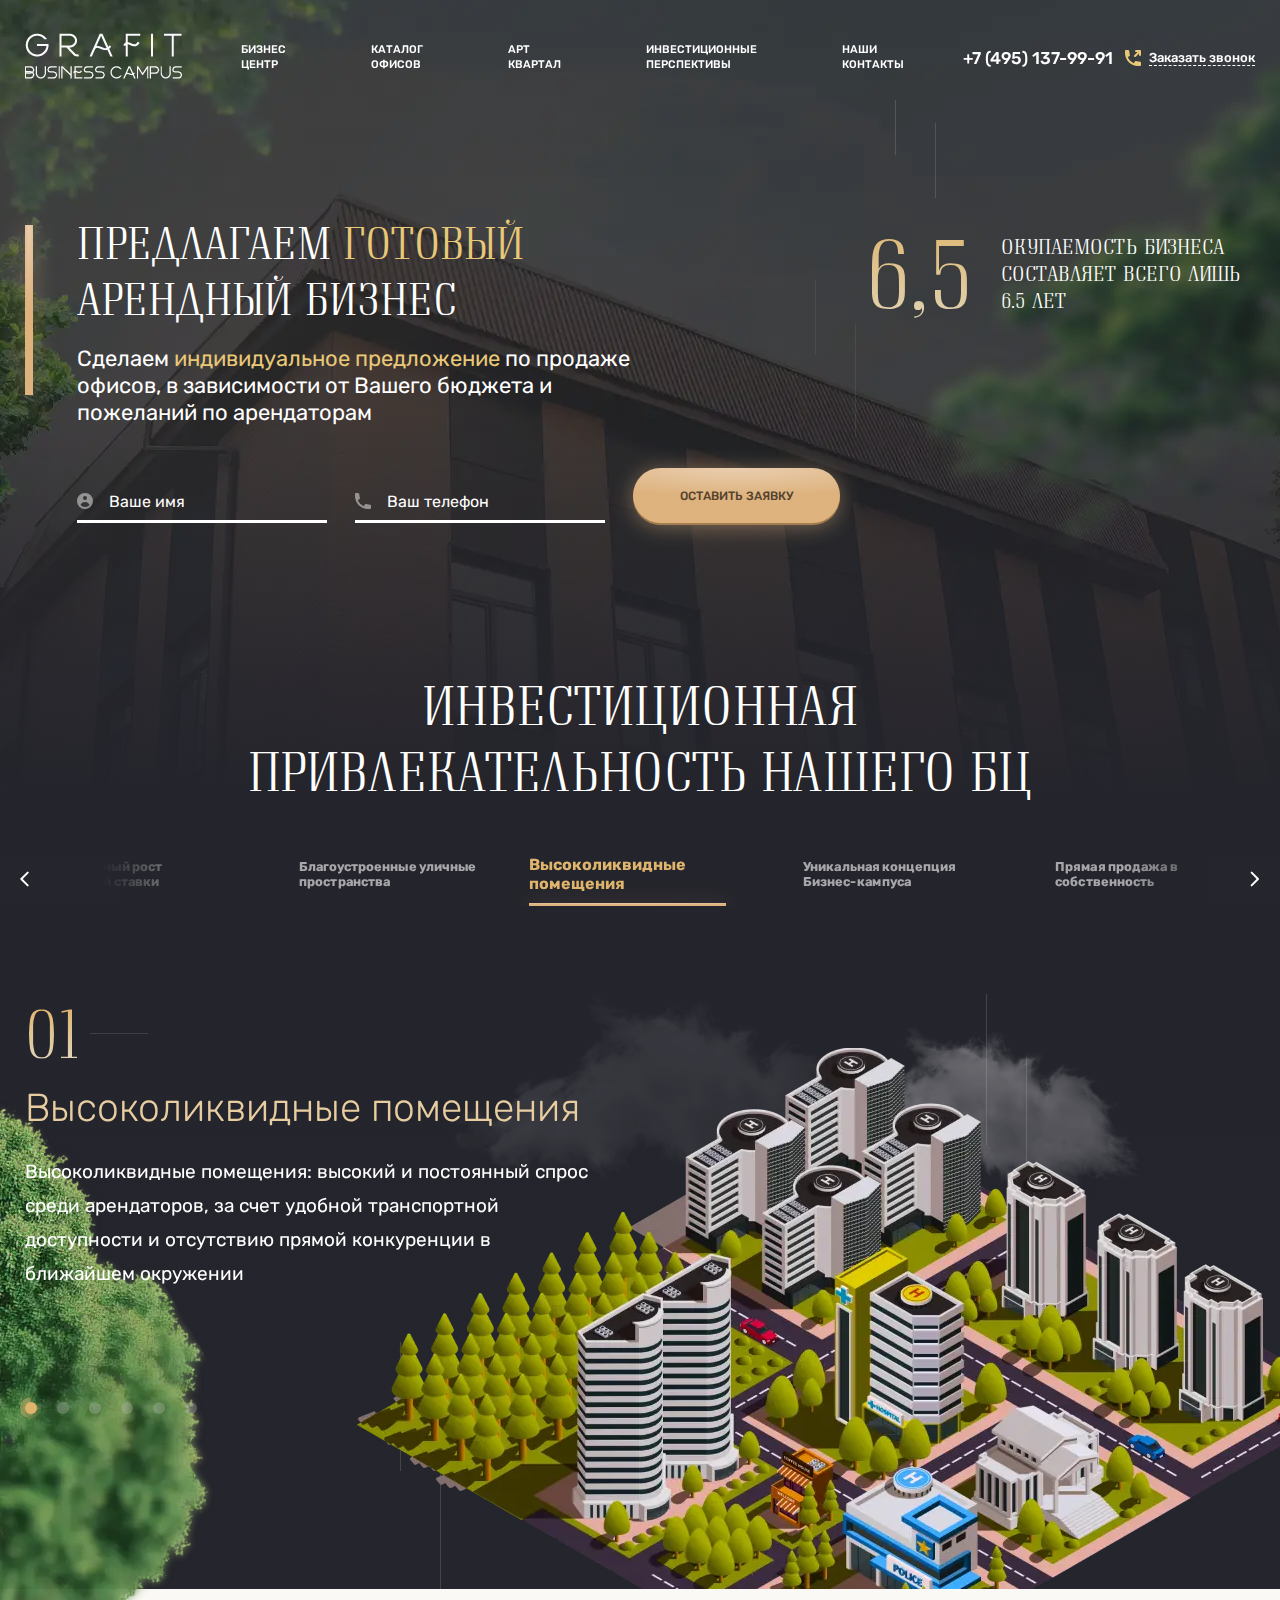
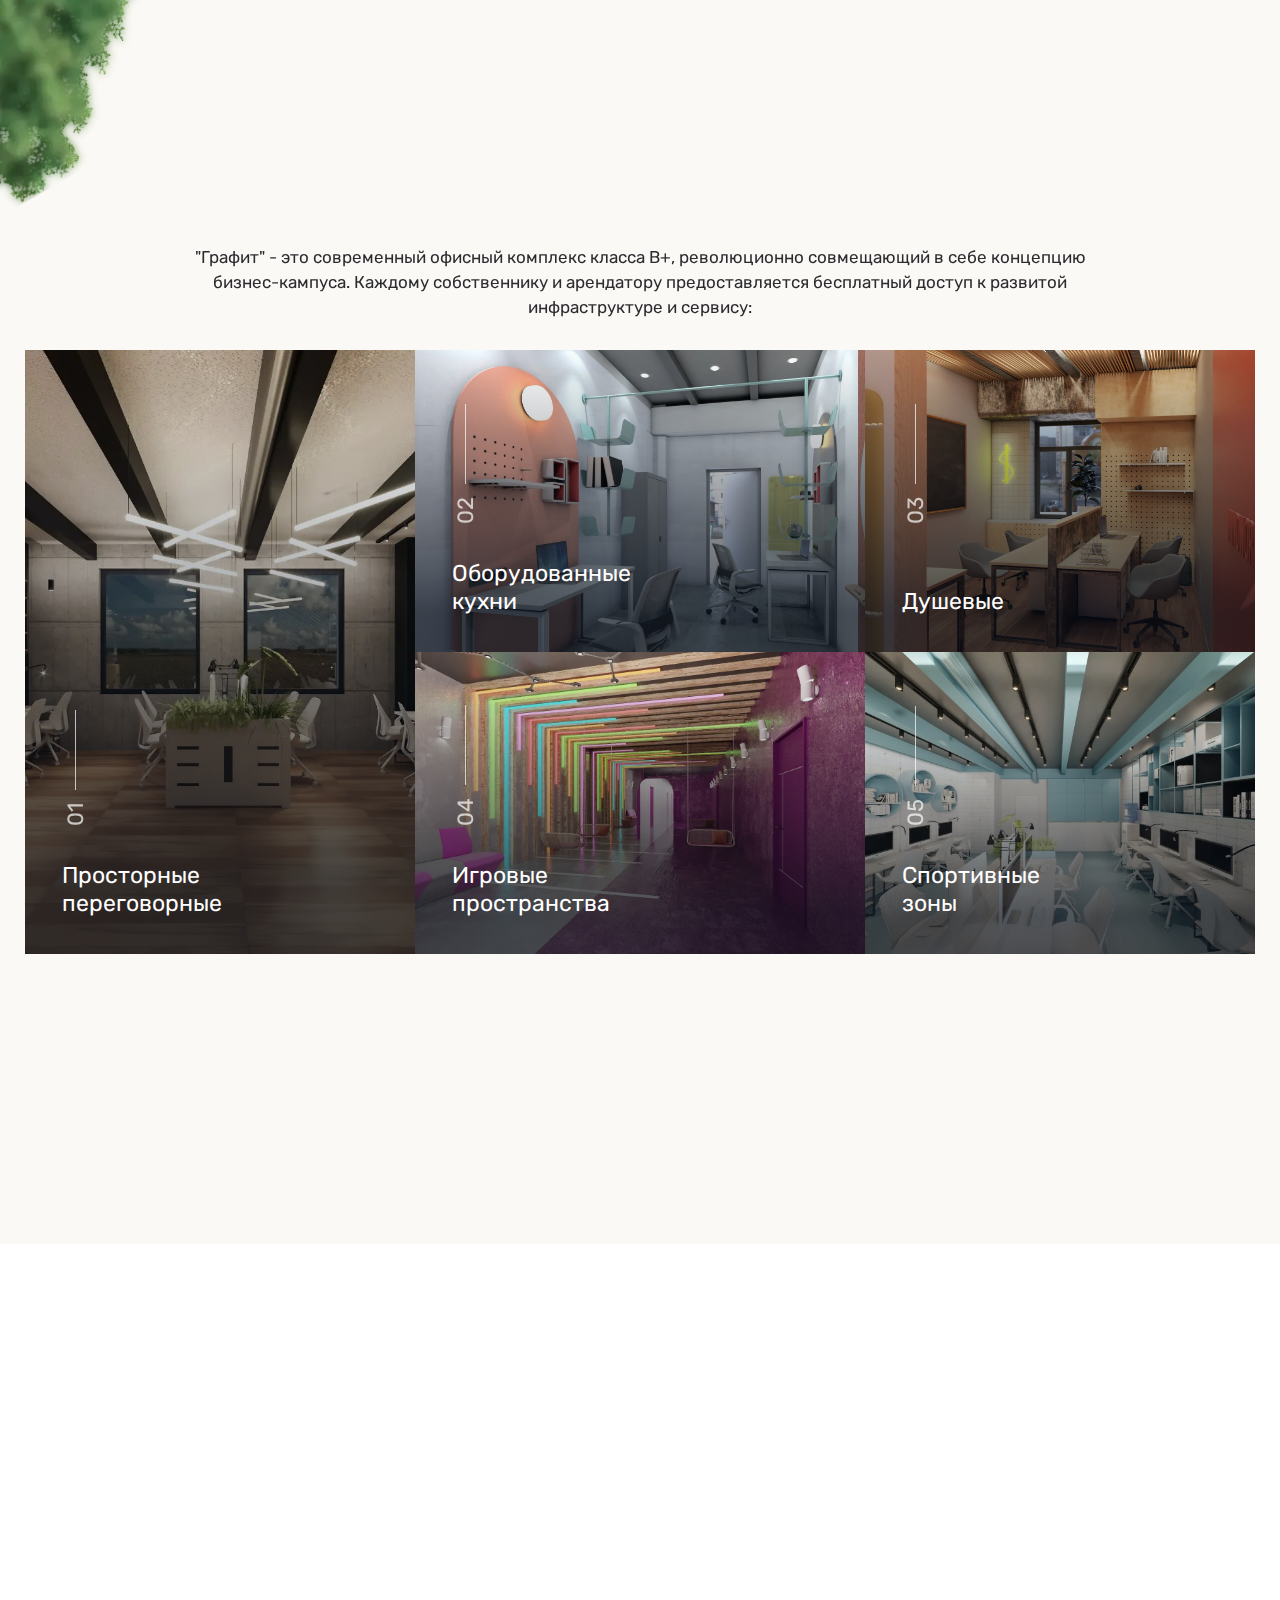
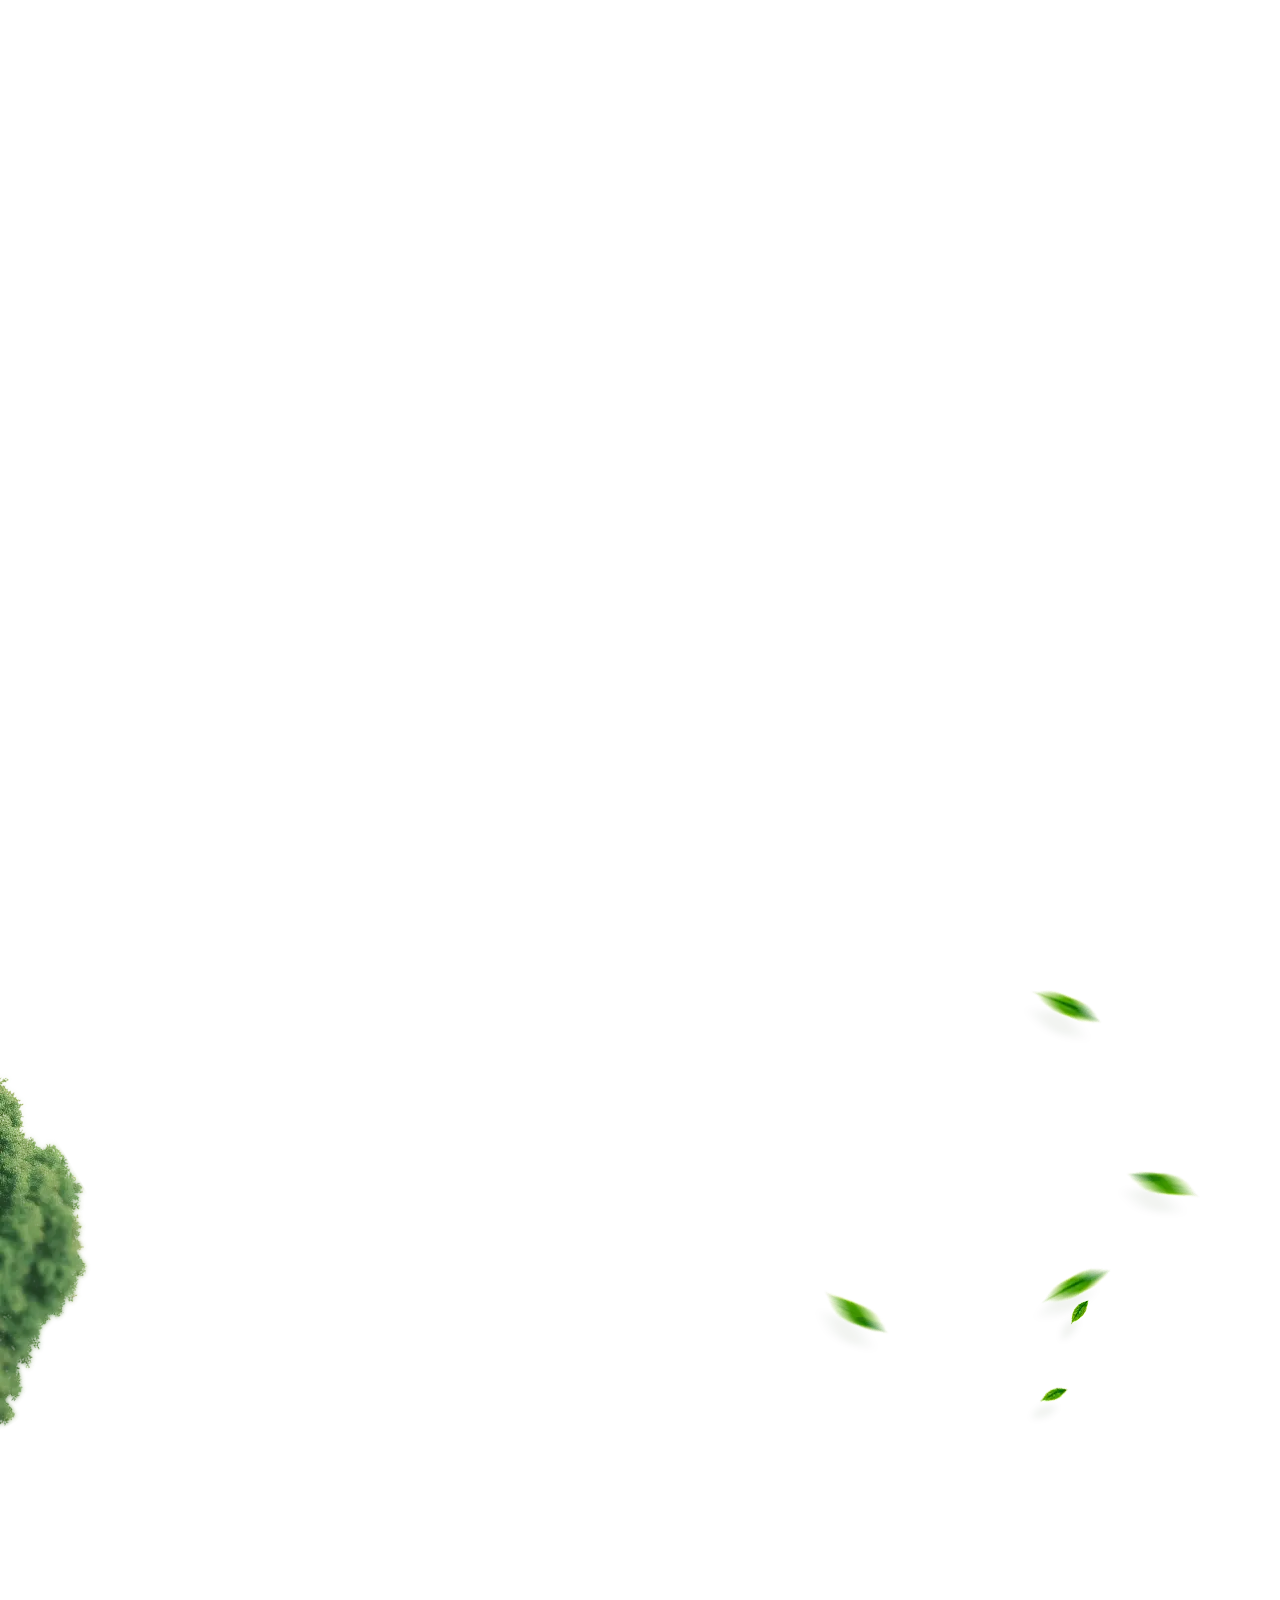
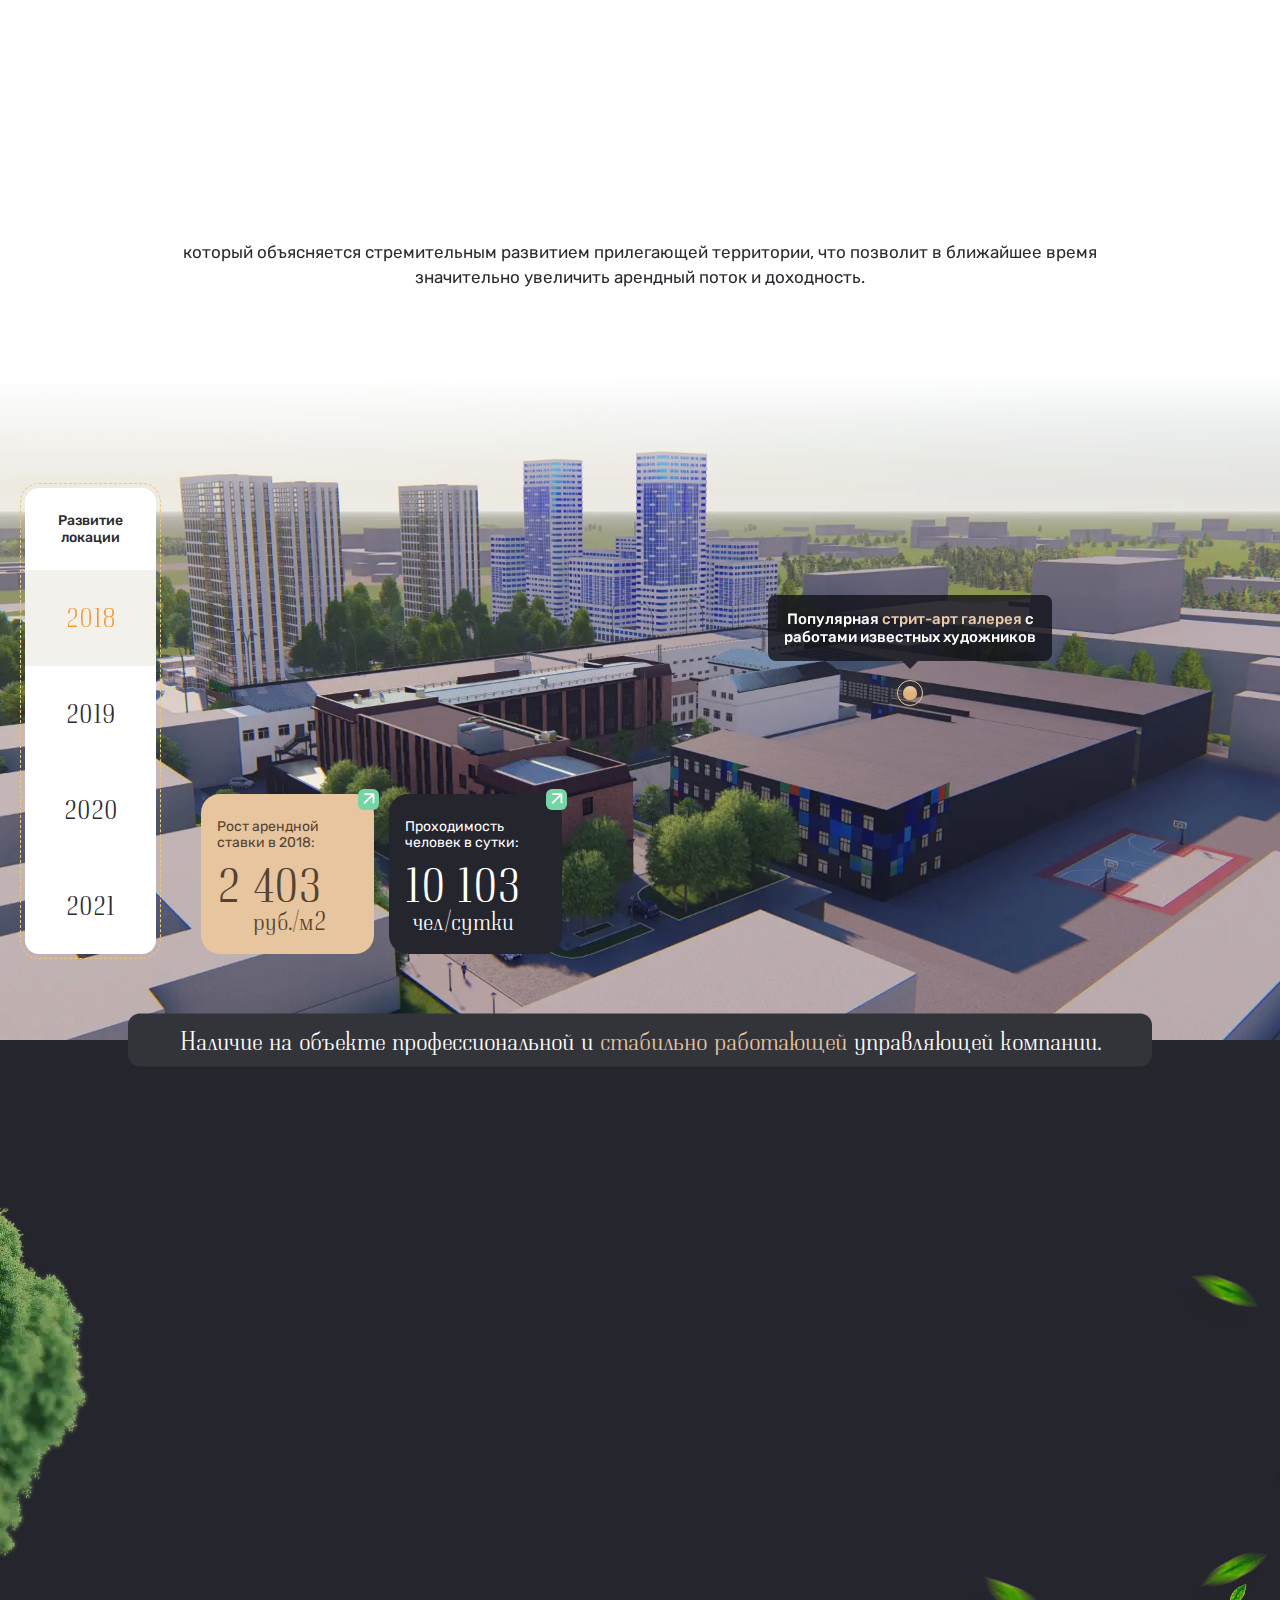
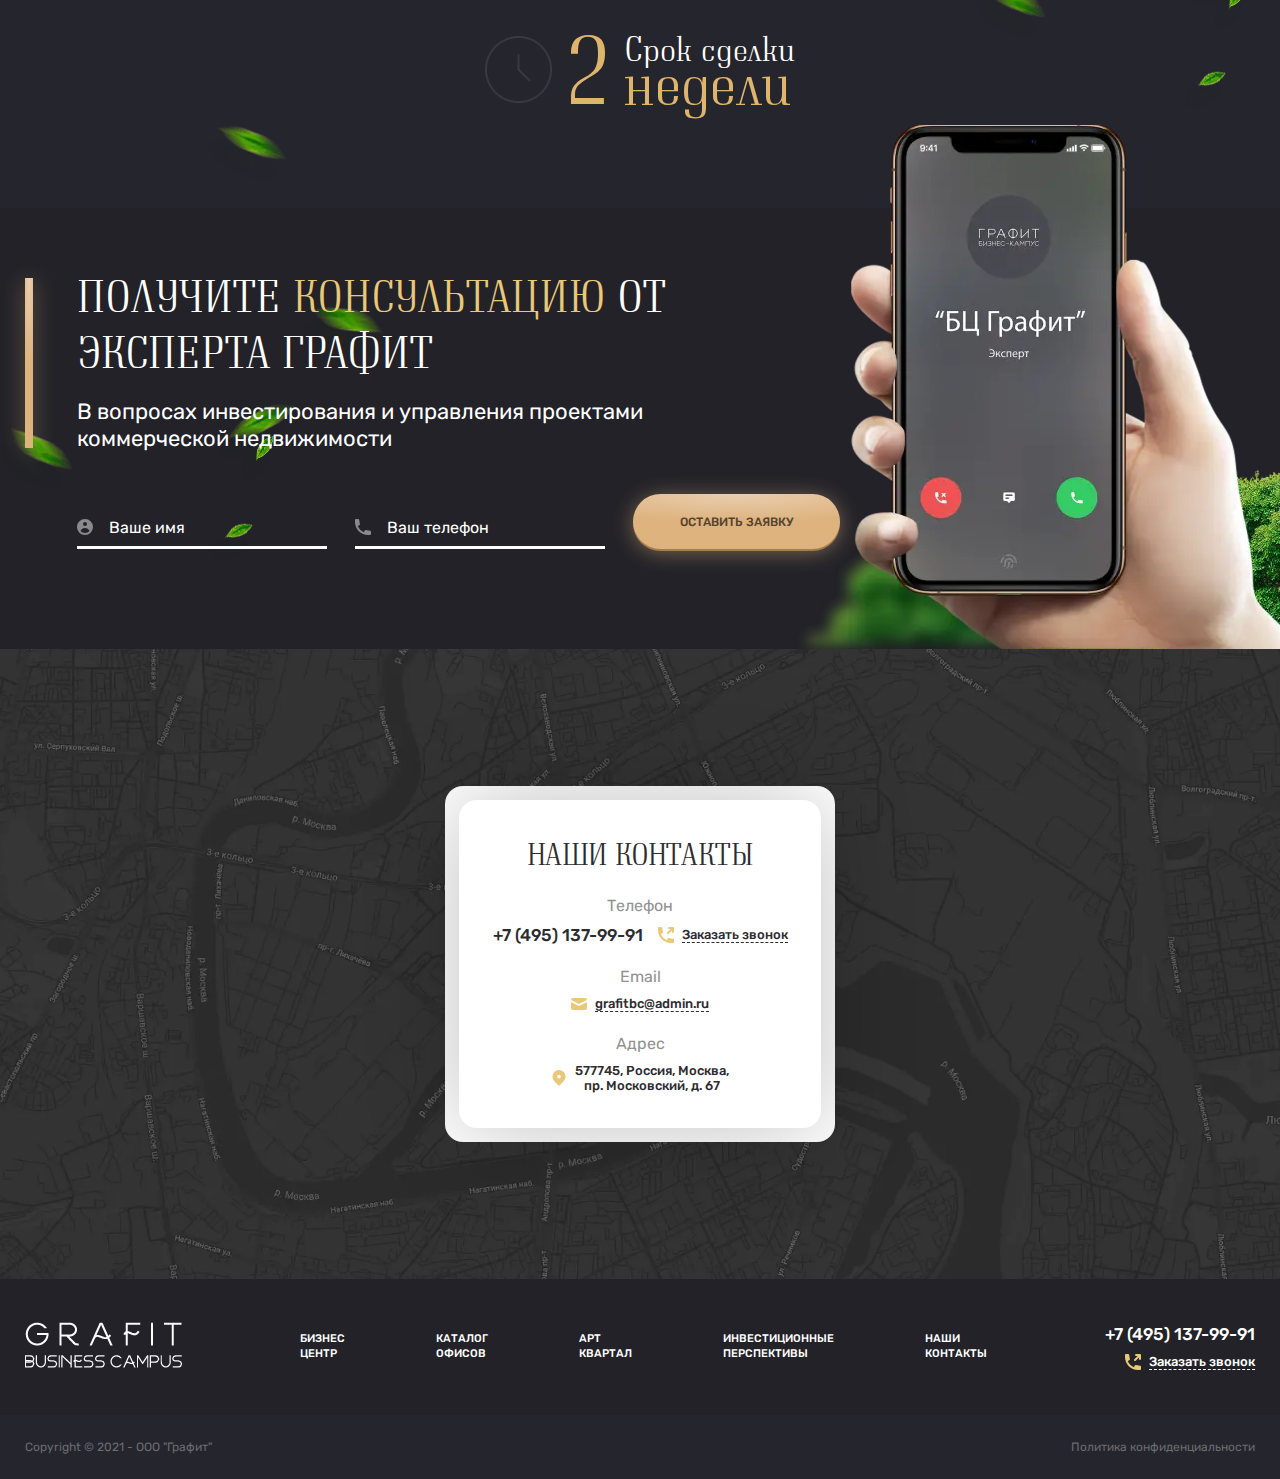
<file: index.html>
<!DOCTYPE html><html lang="ru"><head><meta charset="UTF-8"><meta name="theme-color" content="#10cfe6"><meta http-equiv="X-UA-Compatible" content="IE=edge"><meta name="viewport" content="initial-scale=1.0, width=device-width"><meta name="mobile-web-app-capable" content="yes"><meta name="application-name" content=""><meta name="apple-mobile-web-app-capable" content="yes"><meta name="apple-mobile-web-app-status-bar-style" content="black-translucent"><meta name="apple-mobile-web-app-title" content=""><meta name="msapplication-TileColor" content="#10cfe6"><meta name="msapplication-TileImage" content="./images/favicons/mstile-144x144.png"><meta name="msapplication-config" content="./images/favicons/browserconfig.xml"><title>Главная страница сайта</title><link rel="shortcut icon" href="/images/favicons/favicon.ico"><link rel="icon" type="image/png" sizes="16x16" href="./images/favicons/favicon-16x16.png"><link rel="icon" type="image/png" sizes="32x32" href="./images/favicons/favicon-32x32.png"><link rel="icon" type="image/png" sizes="48x48" href="./images/favicons/favicon-48x48.png"><link rel="manifest" href="/images/favicons/manifest.json"><link rel="apple-touch-icon" sizes="57x57" href="./images/favicons/apple-touch-icon-57x57.png"><link rel="apple-touch-icon" sizes="60x60" href="./images/favicons/apple-touch-icon-60x60.png"><link rel="apple-touch-icon" sizes="72x72" href="./images/favicons/apple-touch-icon-72x72.png"><link rel="apple-touch-icon" sizes="76x76" href="./images/favicons/apple-touch-icon-76x76.png"><link rel="apple-touch-icon" sizes="114x114" href="./images/favicons/apple-touch-icon-114x114.png"><link rel="apple-touch-icon" sizes="120x120" href="./images/favicons/apple-touch-icon-120x120.png"><link rel="apple-touch-icon" sizes="144x144" href="./images/favicons/apple-touch-icon-144x144.png"><link rel="apple-touch-icon" sizes="152x152" href="./images/favicons/apple-touch-icon-152x152.png"><link rel="apple-touch-icon" sizes="167x167" href="./images/favicons/apple-touch-icon-167x167.png"><link rel="apple-touch-icon" sizes="180x180" href="./images/favicons/apple-touch-icon-180x180.png"><link rel="apple-touch-icon" sizes="1024x1024" href="./images/favicons/apple-touch-icon-1024x1024.png"><link rel="icon" type="image/png" sizes="228x228" href="./images/favicons/coast-228x228.png"><link rel="yandex-tableau-widget" href="./images/favicons/yandex-browser-manifest.json"><link rel="stylesheet" href="./fonts/Neumann/stylesheet.css"><link rel="preconnect" href="https://fonts.googleapis.com"><link rel="preconnect" href="https://fonts.gstatic.com" crossorigin><link href="https://fonts.googleapis.com/css2?family=Rubik:wght@400;500;700&amp;display=swap" rel="stylesheet"><link rel="stylesheet" href="./css/main.css"><!--[if lt IE 9]><script src="http://cdnjs.cloudflare.com/ajax/libs/html5shiv/3.7.2/html5shiv.min.js"></script><![endif]--></head><body class="homepage"><div class="wrapper"><header class="header"><div class="container"> <div class="header__container"><a class="hamburger hamburger--js" href="#"><span></span></a><a class="logo" href="/"> <img src="./images/logo/logo.webp" alt=""></a><nav class="mainmenu"> <div class="mainmenu__item"><a class="mainmenu__link" href="#buisness">Бизнес <br> центр</a></div><div class="mainmenu__item"><a class="mainmenu__link" href="#office">Каталог <br> офисов</a></div><div class="mainmenu__item"><a class="mainmenu__link" href="#art">Арт <br> квартал</a></div><div class="mainmenu__item"><a class="mainmenu__link" href="#invest">Инвестиционные <br> перспективы</a></div><div class="mainmenu__item"><a class="mainmenu__link" href="#map">Наши <br> контакты</a></div></nav><div class="header__phones"><div class="phone"> <a href="tel:+74951379991">+7 (495) 137-99-91 </a></div><div class="recall"> <svg class="icon icon-recall "><use xlink:href="./images/sprite.svg#recall"></use></svg><a href="javascript:">Заказать звонок</a></div></div></div></div></header><main class="main"><section class="section" id="first-screen"> <div class="container"> <div class="scroll-down"> <div class="scroll-down__btn"> <img src="./images/scroll-down.webp" alt=""></div></div><div class="section__container"><div class="consult"> <div class="consult__header">Предлагаем <span>готовый</span> арендный бизнес</div><div class="consult__text">Сделаем <span>индивидуальное предложение</span> по продаже офисов, в зависимости от Вашего бюджета и пожеланий по арендаторам</div><form action=""><div class="consult__form"> <div class="consult__form-item"> <div class="input"><svg class="icon icon-user input__icon"><use xlink:href="./images/sprite.svg#user"></use></svg><input class="input__input" type="text"/><label class="input__label">Ваше имя</label></div></div><div class="consult__form-item"> <div class="input"><svg class="icon icon-phone input__icon"><use xlink:href="./images/sprite.svg#phone"></use></svg><input class="input__input" type="tel"/><label class="input__label">Ваш телефон</label></div></div><div class="consult__form-item"> <button class="btn consult__submit" type="submit">Оставить заявку</button></div></div></form></div><div class="payback"> <div class="payback__num">6,5</div><div class="payback__text">окупаемость бизнеса составляет всего лишь 6.5 лет</div></div></div><h2 class="sectionTitle" data-aos="fade-up"><div class="sectionTitle--normal">Инвестиционная <br> привлекательность нашего БЦ</div></h2></div><div class="service wow slideInRight"><div class="service__top"><div class="container"><div class="service__nav"> <div class="service__prev"> <svg class="icon icon-prev "><use xlink:href="./images/sprite.svg#prev"></use></svg></div><div class="service__next"><svg class="icon icon-next "><use xlink:href="./images/sprite.svg#next"></use></svg></div></div><div class="service__container swiper-container" thumbSlider=""> <div class="swiper-wrapper service-pagination"><div class="service__item swiper-slide"> <div class="service__link">Высоколиквидные помещения</div></div><div class="service__item swiper-slide"> <div class="service__link">Уникальная концепция Бизнес-кампуса</div></div><div class="service__item swiper-slide"> <div class="service__link">Прямая продажа в собственность</div></div><div class="service__item swiper-slide"> <div class="service__link">Низкий порог входа</div></div><div class="service__item swiper-slide"> <div class="service__link">Постоянный рост арендной ставки</div></div><div class="service__item swiper-slide"> <div class="service__link">Благоустроенные уличные пространства</div></div></div></div></div></div><div class="service__bottom"> <div class="container"> <div class="service__slider swiper-container"> <img class="active service__image" src="./images/slide1.webp" id="serviceImg0"><img class="service__image" src="./images/slide2.webp" id="serviceImg1"><img class="service__image" src="./images/slide3.webp" id="serviceImg2"><img class="service__image" src="./images/slide4.webp" id="serviceImg3"><img class="service__image" src="./images/slide5.webp" id="serviceImg4"><img class="service__image" src="./images/slide6.webp" id="serviceImg5"><div class="swiper-wrapper"><div class="service__slide swiper-slide"> <div class="service__content"><div class="service__num">01</div><div class="service__title">Высоколиквидные помещения</div><div class="service__info">Высоколиквидные помещения: высокий и постоянный спрос среди арендаторов, за счет удобной транспортной доступности и отсутствию прямой конкуренции в ближайшем окружении</div></div></div><div class="service__slide swiper-slide"> <div class="service__content"><div class="service__num">02</div><div class="service__title">Уникальная концепция Бизнес-кампуса</div><div class="service__info">Инновационный подход к организации офисных пространств и общественных площадей привлекает и интеграция БЦ в  творческий кластер, который привлекает креативную молодежь и бизнес</div></div></div><div class="service__slide swiper-slide"> <div class="service__content"><div class="service__num">03</div><div class="service__title">Прямая продажа в собственность</div><div class="service__info">Прямая продажа в собственность уже готового офиса с дизайнерским ремонтом и брендовым арендатором. С другой стороны сложившаяся структура организации в значительной степени обуславливает создание дальнейших направлений развития.</div></div></div><div class="service__slide swiper-slide"> <div class="service__content"><div class="service__num">04</div><div class="service__title">Низкий порог входа</div><div class="service__info">Низкий порог входа, вы можете приобрести офис по цене дешевле квартиры и стрит ритейла, при этом получить окупаемость ваших вложений в 2 раза быстрее</div></div></div><div class="service__slide swiper-slide"> <div class="service__content"><div class="service__num">05</div><div class="service__title">Постоянный рост арендной ставки</div><div class="service__info">Постоянный рост арендной ставки, за счет ежегодной индексации +7% и постоянного роста стоимости Вашего офиса, за счет развития Арт-квартала и ввода в строй новых очередей проекта Бизнес-парка.</div></div></div><div class="service__slide swiper-slide"> <div class="service__content"><div class="service__num">06</div><div class="service__title">Благоустроенные уличные пространства</div><div class="service__info">Благоустроенные уличные пространства, пешеходные зоны и популярная стрит-арт галерея с работа известных художников</div></div></div></div><div class="service__pagination swiper-pagination"></div></div></div></div></div></section><section class="section" id="buisness"> <div class="container"> <h2 class="sectionTitle" data-aos="fade-up"><div class="sectionTitle--normal">Бизнес-центр</div><div class="sectionTitle--large">“Графит”</div></h2><div class="section__description">"Графит" - это современный офисный комплекс класса B+, революционно совмещающий в себе  концепцию бизнес-кампуса. Каждому собственнику и арендатору предоставляется бесплатный доступ к развитой инфраструктуре и сервису:</div><div class="gallery"> <div class="gallery__item"> <div class="gallery__num"></div><img class="gallery__image lazy" src="./images/content/b1.webp" alt="Просторные &lt;br&gt; переговорные"/><div class="gallery__name">Просторные <br> переговорные</div></div><div class="gallery__item"> <div class="gallery__num"></div><img class="gallery__image lazy" src="./images/content/b2.webp" alt="Оборудованные &lt;br&gt; кухни"/><div class="gallery__name">Оборудованные <br> кухни</div></div><div class="gallery__item"> <div class="gallery__num"></div><img class="gallery__image lazy" src="./images/content/b3.webp" alt="Душевые"/><div class="gallery__name">Душевые</div></div><div class="gallery__item"> <div class="gallery__num"></div><img class="gallery__image lazy" src="./images/content/b4.webp" alt="Игровые &lt;br&gt; пространства"/><div class="gallery__name">Игровые <br> пространства</div></div><div class="gallery__item"> <div class="gallery__num"></div><img class="gallery__image lazy" src="./images/content/b5.webp" alt="Cпортивные &lt;br&gt; зоны"/><div class="gallery__name">Cпортивные <br> зоны</div></div></div><div class="parametr" data-aos="zoom-in"><div class="parametr__item"> <div class="parametr__name">Окупаемость <br> бизнеса</div><div class="parametr__value"><span data-num='6'>0</span>лет</div></div><div class="parametr__item"> <div class="parametr__name">Класс бизнес<br>-центра</div><div class="parametr__value"><span>B</span>+</div></div><div class="parametr__item"> <div class="parametr__name">Количество<br> офисов</div><div class="parametr__value"><span data-num='50'>0</span></div></div><div class="parametr__item"> <div class="parametr__name">Общественных<br> площадей</div><div class="parametr__value"><span data-num='35'>0</span>%</div></div><div class="parametr__item"> <div class="parametr__name">Этажность <br>здания</div><div class="parametr__value"><span data-num='4'>0</span></div></div></div></div></section><section class="section" id="office"> <div class="container"> <h2 class="sectionTitle" data-aos="fade-up"><div class="sectionTitle--normal">Каталог офисов</div></h2><div class="grid"> <div class="swiper-wrapper grid__wrapper"><div class="officeCard grid__item swiper-slide" data-aos="zoom-in"><img class="officeCard__image lazy" src="./images/content/office1.webp" alt="ВАО"/><div class="officeCard__header"> <img class="officeCard__logo" src="./images/logo/logo.webp" alt="ВАО"/><div class="officeCard__percent">Доходность годовых:<br/>от <strong>20%</strong></div></div><div class="officeCard__footer"><div class="officeCard__info"><div class="officeCard__info-left"><div class="officeCard__name">ВАО</div><div class="officeCard__subname">Шоссе Энтузиастов</div></div><div class="officeCard__info-right"> <div class="officeCard__address">ул. Электродная, дом 2, строение 34</div></div></div><div class="officeCard__more"> <span>Об объекте<svg class="icon icon-arrow "><use xlink:href="./images/sprite.svg#arrow"></use></svg></span></div><div class="btn officeCard__btn">Больше подробностей</div><div class="officeCard__modal"> <div class="specifications"> <div class="specifications__item"><div class="specifications__key">Тип помещения:</div><div class="specifications__value">Office</div></div><div class="specifications__item"><div class="specifications__key">Арендатор:</div><div class="specifications__value">Amway</div></div><div class="specifications__item"><div class="specifications__key">Метраж:</div><div class="specifications__value">25,5 м2</div></div><div class="specifications__item"><div class="specifications__key">Рентный поток:</div><div class="specifications__value">36 000 руб.</div></div><div class="specifications__item"><div class="specifications__key">Период окупаемости:</div><div class="specifications__value">10 лет</div></div><div class="specifications__item"><div class="specifications__key">Стоимость:</div><div class="specifications__value">4 320 000 руб.</div></div></div></div></div></div><div class="officeCard grid__item swiper-slide" data-aos="zoom-in"><img class="officeCard__image lazy" src="./images/content/office2.webp" alt="ВАО"/><div class="officeCard__header"> <img class="officeCard__logo" src="./images/logo/logo.webp" alt="ВАО"/><div class="officeCard__percent">Доходность годовых:<br/>от <strong>16%</strong></div></div><div class="officeCard__footer"><div class="officeCard__info"><div class="officeCard__info-left"><div class="officeCard__name">ВАО</div><div class="officeCard__subname">Шоссе Энтузиастов</div></div><div class="officeCard__info-right"> <div class="officeCard__address">ул. Электродная, дом 2, строение 34</div></div></div><div class="officeCard__more"> <span>Об объекте<svg class="icon icon-arrow "><use xlink:href="./images/sprite.svg#arrow"></use></svg></span></div><div class="btn officeCard__btn">Больше подробностей</div><div class="officeCard__modal"> <div class="specifications"> <div class="specifications__item"><div class="specifications__key">Тип помещения:</div><div class="specifications__value">Office</div></div><div class="specifications__item"><div class="specifications__key">Арендатор:</div><div class="specifications__value">Amway</div></div><div class="specifications__item"><div class="specifications__key">Метраж:</div><div class="specifications__value">25,5 м2</div></div><div class="specifications__item"><div class="specifications__key">Рентный поток:</div><div class="specifications__value">36 000 руб.</div></div><div class="specifications__item"><div class="specifications__key">Период окупаемости:</div><div class="specifications__value">10 лет</div></div><div class="specifications__item"><div class="specifications__key">Стоимость:</div><div class="specifications__value">4 320 000 руб.</div></div></div></div></div></div><div class="officeCard grid__item swiper-slide" data-aos="zoom-in"><img class="officeCard__image lazy" src="./images/content/office3.webp" alt="ВАО"/><div class="officeCard__header"> <img class="officeCard__logo" src="./images/logo/logo.webp" alt="ВАО"/><div class="officeCard__percent">Доходность годовых:<br/>от <strong>25%</strong></div></div><div class="officeCard__footer"><div class="officeCard__info"><div class="officeCard__info-left"><div class="officeCard__name">ВАО</div><div class="officeCard__subname">Шоссе Энтузиастов</div></div><div class="officeCard__info-right"> <div class="officeCard__address">ул. Электродная, дом 2, строение 34</div></div></div><div class="officeCard__more"> <span>Об объекте<svg class="icon icon-arrow "><use xlink:href="./images/sprite.svg#arrow"></use></svg></span></div><div class="btn officeCard__btn">Больше подробностей</div><div class="officeCard__modal"> <div class="specifications"> <div class="specifications__item"><div class="specifications__key">Тип помещения:</div><div class="specifications__value">Office</div></div><div class="specifications__item"><div class="specifications__key">Арендатор:</div><div class="specifications__value">Amway</div></div><div class="specifications__item"><div class="specifications__key">Метраж:</div><div class="specifications__value">25,5 м2</div></div><div class="specifications__item"><div class="specifications__key">Рентный поток:</div><div class="specifications__value">36 000 руб.</div></div><div class="specifications__item"><div class="specifications__key">Период окупаемости:</div><div class="specifications__value">10 лет</div></div><div class="specifications__item"><div class="specifications__key">Стоимость:</div><div class="specifications__value">4 320 000 руб.</div></div></div></div></div></div><div class="officeCard grid__item swiper-slide" data-aos="zoom-in"><img class="officeCard__image lazy" src="./images/content/office4.webp" alt="ВАО"/><div class="officeCard__header"> <img class="officeCard__logo" src="./images/logo/logo.webp" alt="ВАО"/><div class="officeCard__percent">Доходность годовых:<br/>от <strong>20%</strong></div></div><div class="officeCard__footer"><div class="officeCard__info"><div class="officeCard__info-left"><div class="officeCard__name">ВАО</div><div class="officeCard__subname">Шоссе Энтузиастов</div></div><div class="officeCard__info-right"> <div class="officeCard__address">ул. Электродная, дом 2, строение 34</div></div></div><div class="officeCard__more"> <span>Об объекте<svg class="icon icon-arrow "><use xlink:href="./images/sprite.svg#arrow"></use></svg></span></div><div class="btn officeCard__btn">Больше подробностей</div><div class="officeCard__modal"> <div class="specifications"> <div class="specifications__item"><div class="specifications__key">Тип помещения:</div><div class="specifications__value">Office</div></div><div class="specifications__item"><div class="specifications__key">Арендатор:</div><div class="specifications__value">Amway</div></div><div class="specifications__item"><div class="specifications__key">Метраж:</div><div class="specifications__value">25,5 м2</div></div><div class="specifications__item"><div class="specifications__key">Рентный поток:</div><div class="specifications__value">36 000 руб.</div></div><div class="specifications__item"><div class="specifications__key">Период окупаемости:</div><div class="specifications__value">10 лет</div></div><div class="specifications__item"><div class="specifications__key">Стоимость:</div><div class="specifications__value">4 320 000 руб.</div></div></div></div></div></div><div class="officeCard grid__item swiper-slide" data-aos="zoom-in"><img class="officeCard__image lazy" src="./images/content/office5.webp" alt="ВАО"/><div class="officeCard__header"> <img class="officeCard__logo" src="./images/logo/logo.webp" alt="ВАО"/><div class="officeCard__percent">Доходность годовых:<br/>от <strong>16%</strong></div></div><div class="officeCard__footer"><div class="officeCard__info"><div class="officeCard__info-left"><div class="officeCard__name">ВАО</div><div class="officeCard__subname">Шоссе Энтузиастов</div></div><div class="officeCard__info-right"> <div class="officeCard__address">ул. Электродная, дом 2, строение 34</div></div></div><div class="officeCard__more"> <span>Об объекте<svg class="icon icon-arrow "><use xlink:href="./images/sprite.svg#arrow"></use></svg></span></div><div class="btn officeCard__btn">Больше подробностей</div><div class="officeCard__modal"> <div class="specifications"> <div class="specifications__item"><div class="specifications__key">Тип помещения:</div><div class="specifications__value">Office</div></div><div class="specifications__item"><div class="specifications__key">Арендатор:</div><div class="specifications__value">Amway</div></div><div class="specifications__item"><div class="specifications__key">Метраж:</div><div class="specifications__value">25,5 м2</div></div><div class="specifications__item"><div class="specifications__key">Рентный поток:</div><div class="specifications__value">36 000 руб.</div></div><div class="specifications__item"><div class="specifications__key">Период окупаемости:</div><div class="specifications__value">10 лет</div></div><div class="specifications__item"><div class="specifications__key">Стоимость:</div><div class="specifications__value">4 320 000 руб.</div></div></div></div></div></div><div class="officeCard grid__item swiper-slide" data-aos="zoom-in"><img class="officeCard__image lazy" src="./images/content/office6.webp" alt="ВАО"/><div class="officeCard__header"> <img class="officeCard__logo" src="./images/logo/logo.webp" alt="ВАО"/><div class="officeCard__percent">Доходность годовых:<br/>от <strong>25%</strong></div></div><div class="officeCard__footer"><div class="officeCard__info"><div class="officeCard__info-left"><div class="officeCard__name">ВАО</div><div class="officeCard__subname">Шоссе Энтузиастов</div></div><div class="officeCard__info-right"> <div class="officeCard__address">ул. Электродная, дом 2, строение 34</div></div></div><div class="officeCard__more"> <span>Об объекте<svg class="icon icon-arrow "><use xlink:href="./images/sprite.svg#arrow"></use></svg></span></div><div class="btn officeCard__btn">Больше подробностей</div><div class="officeCard__modal"> <div class="specifications"> <div class="specifications__item"><div class="specifications__key">Тип помещения:</div><div class="specifications__value">Office</div></div><div class="specifications__item"><div class="specifications__key">Арендатор:</div><div class="specifications__value">Amway</div></div><div class="specifications__item"><div class="specifications__key">Метраж:</div><div class="specifications__value">25,5 м2</div></div><div class="specifications__item"><div class="specifications__key">Рентный поток:</div><div class="specifications__value">36 000 руб.</div></div><div class="specifications__item"><div class="specifications__key">Период окупаемости:</div><div class="specifications__value">10 лет</div></div><div class="specifications__item"><div class="specifications__key">Стоимость:</div><div class="specifications__value">4 320 000 руб.</div></div></div></div></div></div></div></div></div></section><section class="section" id="art"><div class="container"> <h2 class="sectionTitle" data-aos="fade-up"><div class="sectionTitle--normal">Арт квартал</div></h2><div class="grid"> <div class="swiper-wrapper grid__wrapper"><div class="artCard grid__item swiper-slide" data-aos="zoom-in"><img class="artCard__image lazy" src="./images/artCard/art1.webp" alt="Иегося"/><div class="artCard__content"><h3 class="artCard__title">Иегося</h3><div class="artCard__text">Иегося арт и бизнфраструктура развивающегося квартала - на территорий в минутной доступности уже построены и функционируют: <span>Тороговый бульвар, Фудкорт и выставочная галерея</span> “Onegog.center”, <span>супермаркет</span>, предприятия индустрии <span>красоты и досуга</span>.</div></div></div><div class="artCard grid__item swiper-slide" data-aos="zoom-in"><img class="artCard__image lazy" src="./images/artCard/art1.webp" alt="Стрит-арт галерея"/><div class="artCard__content"><h3 class="artCard__title">Стрит-арт галерея</h3><div class="artCard__text">Популярная <span>стрит-арт</span> галерея с работами известных художников</div></div></div><div class="artCard grid__item swiper-slide" data-aos="zoom-in"><img class="artCard__image lazy" src="./images/artCard/art2.webp" alt="Благоустройство квартала"/><div class="artCard__content"><h3 class="artCard__title">Благоустройство квартала</h3><div class="artCard__text">Благоустроенные <span>уличные пространства, пешеходные зоны</span></div></div></div><div class="artCard grid__item swiper-slide" data-aos="zoom-in"><img class="artCard__image lazy" src="./images/artCard/art3.webp" alt="Транспортная доступность"/><div class="artCard__content"><h3 class="artCard__title">Транспортная доступность</h3><div class="artCard__text">Транспортная доступность <span>3 минуты пешком от метро</span> и МЦК</div></div></div><div class="artCard grid__item swiper-slide" data-aos="zoom-in"><img class="artCard__image lazy" src="./images/artCard/art4.webp" alt="Творческий кластер"/><div class="artCard__content"><h3 class="artCard__title">Творческий кластер</h3><div class="artCard__text">Уникальный <span>творческий кластер</span>, который привлекает креативную молодежь и бизнес</div></div></div></div></div></div></section><section class="section" id="invest"> <div class="invest"><div class="invest__cloud"></div><div class="container"><h2 class="sectionTitle sectionTitle--no-margin" data-aos="fade-up"><div class="sectionTitle--normal">Предложение с высоким инвестиционным потенциалом</div></h2><div class="section__description"> <p>который объясняется стремительным развитием прилегающей территории, что позволит в ближайшее время значительно увеличить арендный поток и доходность.</p></div></div><div class="invest__slider swiper-container"> <div class="container"> <div class="invest__content"> <div class="invest__pagination"><div class="invest__pagination-header">Развитие локации</div><div class="invest__pagination-years"></div></div></div></div><div class="swiper-wrapper"><div class="swiper-slide invest__slide"> <div class="container"><div class="invest__info"><div class="invest__info-slide"><div class="invest__info-block"> <div class="link"><svg class="icon icon-arrow2 "><use xlink:href="./images/sprite.svg#arrow2"></use></svg></div><div class="text">Рост арендной ставки в 2018:</div><div class="num">2 403</div><div class="subtext">руб./м2</div></div><div class="invest__info-block"> <div class="link"> <svg class="icon icon-arrow2 "><use xlink:href="./images/sprite.svg#arrow2"></use></svg></div><div class="text">Проходимость человек в сутки:</div><div class="num">10 103</div><div class="subtext">чел/сутки</div></div></div></div></div><div class="invest__slide-wrapper"><div class="invest__point" style="left: 70.104%; top: 50%"><div class="invest__point-text">Популярная <span>стрит-арт галерея</span> с работами известных художников</div></div><img class="invest__image swiper-lazy" src="./images/content/investImg.webp" alt=""></div></div><div class="swiper-slide invest__slide"> <div class="container"><div class="invest__info"><div class="invest__info-slide"><div class="invest__info-block"> <div class="link"><svg class="icon icon-arrow2 "><use xlink:href="./images/sprite.svg#arrow2"></use></svg></div><div class="text">Рост арендной ставки в 2019:</div><div class="num">2 404</div><div class="subtext">руб./м2</div></div><div class="invest__info-block"> <div class="link"> <svg class="icon icon-arrow2 "><use xlink:href="./images/sprite.svg#arrow2"></use></svg></div><div class="text">Проходимость человек в сутки:</div><div class="num">10 104</div><div class="subtext">чел/сутки</div></div></div></div></div><div class="invest__slide-wrapper"><div class="invest__point" style="left: 70.104%; top: 50%"><div class="invest__point-text">Популярная <span>стрит-арт галерея</span> с работами известных художников</div></div><img class="invest__image swiper-lazy" src="./images/content/investImg.webp" alt=""></div></div><div class="swiper-slide invest__slide"> <div class="container"><div class="invest__info"><div class="invest__info-slide"><div class="invest__info-block"> <div class="link"><svg class="icon icon-arrow2 "><use xlink:href="./images/sprite.svg#arrow2"></use></svg></div><div class="text">Рост арендной ставки в 2020:</div><div class="num">2 405</div><div class="subtext">руб./м2</div></div><div class="invest__info-block"> <div class="link"> <svg class="icon icon-arrow2 "><use xlink:href="./images/sprite.svg#arrow2"></use></svg></div><div class="text">Проходимость человек в сутки:</div><div class="num">10 105</div><div class="subtext">чел/сутки</div></div></div></div></div><div class="invest__slide-wrapper"><div class="invest__point" style="left: 70.104%; top: 50%"><div class="invest__point-text">Популярная <span>стрит-арт галерея</span> с работами известных художников</div></div><img class="invest__image swiper-lazy" src="./images/content/investImg.webp" alt=""></div></div><div class="swiper-slide invest__slide"> <div class="container"><div class="invest__info"><div class="invest__info-slide"><div class="invest__info-block"> <div class="link"><svg class="icon icon-arrow2 "><use xlink:href="./images/sprite.svg#arrow2"></use></svg></div><div class="text">Рост арендной ставки в 2021:</div><div class="num">2 406</div><div class="subtext">руб./м2</div></div><div class="invest__info-block"> <div class="link"> <svg class="icon icon-arrow2 "><use xlink:href="./images/sprite.svg#arrow2"></use></svg></div><div class="text">Проходимость человек в сутки:</div><div class="num">10 106</div><div class="subtext">чел/сутки</div></div></div></div></div><div class="invest__slide-wrapper"><div class="invest__point" style="left: 70.104%; top: 50%"><div class="invest__point-text">Популярная <span>стрит-арт галерея</span> с работами известных художников</div></div><img class="invest__image swiper-lazy" src="./images/content/investImg.webp" alt=""></div></div></div></div></div></section><section class="section" id="deals"><div class="container"> <div class="section__over-title">Наличие на объекте профессиональной и <span>стабильно работающей</span> управляющей компании.</div><h2 class="sectionTitle" data-aos="fade-up"><div class="sectionTitle--normal">Как проходит сделка</div></h2><div class="grid"><div class="swiper-wrapper grid__wrapper"><div class="dealCard grid__item swiper-slide" data-aos="zoom-in"><div class="dealCard__title">Переговоры</div><div class="dealCard__text">Не следует, однако забывать, что новая модель организационной деятельности требуют</div></div><div class="dealCard grid__item swiper-slide" data-aos="zoom-in"><div class="dealCard__title">Согласование договора</div><div class="dealCard__text">Не следует, однако забывать, что новая модель организационной</div></div><div class="dealCard grid__item swiper-slide" data-aos="zoom-in"><div class="dealCard__title">Подписание и регистрация договора в Росреестре</div><div class="dealCard__text">Oднако забывать, что новая модель организационной деятельности требуют деятельности требуют</div></div><div class="dealCard grid__item swiper-slide" data-aos="zoom-in"><div class="dealCard__title">Оплата задатка</div><div class="dealCard__text">Не следует, однако забывать, что новая модель.</div></div><div class="dealCard grid__item swiper-slide" data-aos="zoom-in"><div class="dealCard__title">Регистрация сделки через Нотариуса</div><div class="dealCard__text">Oднако забывать, что новая модель организационной деятельности требуют деятельности</div></div><div class="dealCard grid__item swiper-slide" data-aos="zoom-in"><div class="dealCard__title">Переход права собственности</div><div class="dealCard__text">Не следует, однако забывать, что новая модель.</div></div></div></div><div class="timer"> <img class="timer__icon" src="./images/timer/timer.webp" alt=""><div class="timer__num">2</div><div class="timer__text"> <p>Срок сделки</p><p>недели</p></div></div></div></section><section class="section" id="consult"><div class="container"> <div class="consult"> <div class="consult__header">Получите <span>консультацию</span> от эксперта Графит</div><div class="consult__text">В вопросах инвестирования и управления проектами коммерческой недвижимости</div><form action=""><div class="consult__form"> <div class="consult__form-item"> <div class="input"><svg class="icon icon-user input__icon"><use xlink:href="./images/sprite.svg#user"></use></svg><input class="input__input" type="text"/><label class="input__label">Ваше имя</label></div></div><div class="consult__form-item"> <div class="input"><svg class="icon icon-phone input__icon"><use xlink:href="./images/sprite.svg#phone"></use></svg><input class="input__input" type="tel"/><label class="input__label">Ваш телефон</label></div></div><div class="consult__form-item"> <button class="btn consult__submit" type="submit">Оставить заявку</button></div></div></form></div></div></section><section class="section" id="map"><div class="map"> <div class="contact-box"><div class="contact-box__inner"><div class="contact-box__header">Наши контакты</div><div class="contact-box__content"> <div class="contact-box__item"> <div class="contact-box__label">Телефон</div><div class="contact-box__info"> <div class="phone"> <a href="tel:+74951379991">+7 (495) 137-99-91 </a></div><div class="recall"> <svg class="icon icon-recall "><use xlink:href="./images/sprite.svg#recall"></use></svg><a href="javascript:">Заказать звонок</a></div></div></div><div class="contact-box__item"> <div class="contact-box__label">Email</div><div class="contact-box__info"> <div class="mail"> <svg class="icon icon-mail "><use xlink:href="./images/sprite.svg#mail"></use></svg><a href="mailto:grafitbc@admin.ru">grafitbc@admin.ru </a></div></div></div><div class="contact-box__item"> <div class="contact-box__label">Адрес</div><div class="contact-box__info"> <div class="address"><svg class="icon icon-address "><use xlink:href="./images/sprite.svg#address"></use></svg><address>577745, Россия, Москва,<br>пр. Московский, д. 67</address></div></div></div></div></div></div></div></section></main><footer class="footer"><div class="footer__top"> <div class="container"> <div class="footer__container"> <a class="logo" href="/"> <img src="./images/logo/logo.webp" alt=""></a><nav class="mainmenu"> <div class="mainmenu__item"><a class="mainmenu__link" href="#buisness">Бизнес <br> центр</a></div><div class="mainmenu__item"><a class="mainmenu__link" href="#office">Каталог <br> офисов</a></div><div class="mainmenu__item"><a class="mainmenu__link" href="#art">Арт <br> квартал</a></div><div class="mainmenu__item"><a class="mainmenu__link" href="#invest">Инвестиционные <br> перспективы</a></div><div class="mainmenu__item"><a class="mainmenu__link" href="#map">Наши <br> контакты</a></div></nav><div class="footer__contact"> <div class="phone"> <a href="tel:+74951379991">+7 (495) 137-99-91 </a></div><div class="recall"> <svg class="icon icon-recall "><use xlink:href="./images/sprite.svg#recall"></use></svg><a href="javascript:">Заказать звонок</a></div></div></div></div></div><div class="footer__bottom"><div class="container"> <div class="footer__container"><div class="footer__copy">Copyright &copy; 2021 - ООО "Графит"</div><div class="footer__policy"> <a href="">Политика конфиденциальности </a></div></div></div></div></footer><div class="modal" data-modal="recall"><div class="modal__inner"> <div class="modal__icon"> <img src="./images/modal-icon-1.webp" alt=""></div><div class="modal__close"></div><div class="modal__title">заказать звонок</div><form action=""><div class="modal__form"> <div class="modal__form-item"><div class="input"><svg class="icon icon-user input__icon"><use xlink:href="./images/sprite.svg#user"></use></svg><input class="input__input" type="text"/><label class="input__label">Ваше имя</label></div></div><div class="modal__form-item"><div class="input"><svg class="icon icon-phone input__icon"><use xlink:href="./images/sprite.svg#phone"></use></svg><input class="input__input" type="tel"/><label class="input__label">Ваш телефон</label></div></div><div class="modal__form-item"> <button class="btn modal__submit" type="submit">Оставить заявку</button></div></div></form></div></div><div class="modal" data-modal="thanks"><div class="modal__inner"> <div class="modal__icon"> <img src="./images/modal-icon-2.webp" alt=""></div><div class="modal__close"></div><div class="modal__title">Спасибо!</div><div class="modal__text">Мы получили Вашу заявку и уже обрабатываем её. Мы свяжемся с вами в ближайшее время по указанным контактам.</div><button class="btn modal__button">Хорошо!</button></div></div></div><script src="./js/main.js"></script></body></html>
</file>
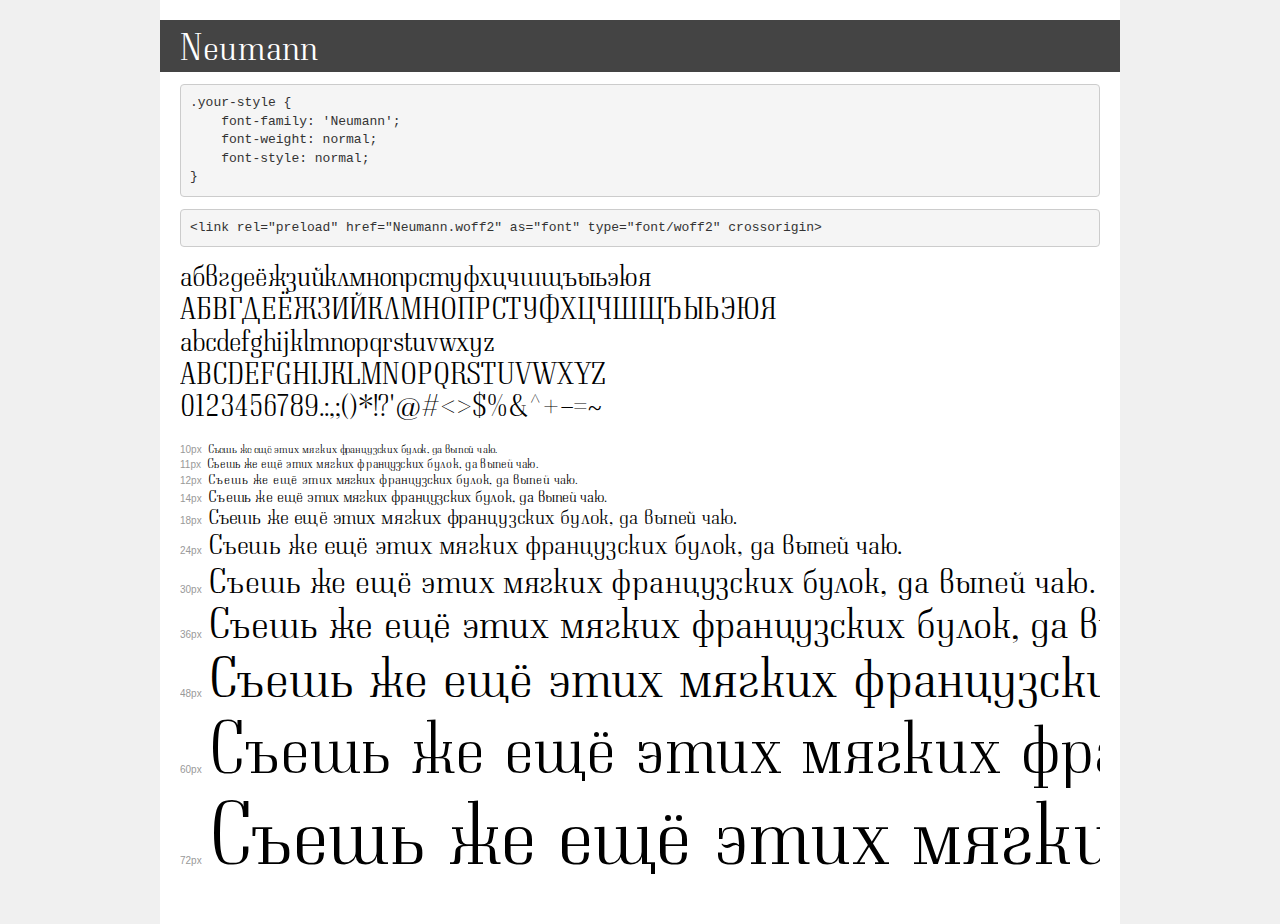
<file: fonts/Neumann/demo.html>
<!DOCTYPE html>
<html lang="en">
<head>
    <meta charset="utf-8">
    <meta http-equiv="X-UA-Compatible" content="IE=edge">
    <meta name="viewport" content="width=device-width, initial-scale=1">
    <meta name="robots" content="noindex, noarchive">
    <meta name="format-detection" content="telephone=no">
    <title>Transfonter demo</title>
    <link href="stylesheet.css" rel="stylesheet">
    <style>
        /*
        http://meyerweb.com/eric/tools/css/reset/
        v2.0 | 20110126
        License: none (public domain)
        */
        html, body, div, span, applet, object, iframe,
        h1, h2, h3, h4, h5, h6, p, blockquote, pre,
        a, abbr, acronym, address, big, cite, code,
        del, dfn, em, img, ins, kbd, q, s, samp,
        small, strike, strong, sub, sup, tt, var,
        b, u, i, center,
        dl, dt, dd, ol, ul, li,
        fieldset, form, label, legend,
        table, caption, tbody, tfoot, thead, tr, th, td,
        article, aside, canvas, details, embed,
        figure, figcaption, footer, header, hgroup,
        menu, nav, output, ruby, section, summary,
        time, mark, audio, video {
            margin: 0;
            padding: 0;
            border: 0;
            font-size: 100%;
            font: inherit;
            vertical-align: baseline;
        }
        /* HTML5 display-role reset for older browsers */
        article, aside, details, figcaption, figure,
        footer, header, hgroup, menu, nav, section {
            display: block;
        }
        body {
            line-height: 1;
        }
        ol, ul {
            list-style: none;
        }
        blockquote, q {
            quotes: none;
        }
        blockquote:before, blockquote:after,
        q:before, q:after {
            content: '';
            content: none;
        }
        table {
            border-collapse: collapse;
            border-spacing: 0;
        }
        /* demo styles */
        body {
            background: #f0f0f0;
            color: #000;
        }
        .page {
            background: #fff;
            width: 920px;
            margin: 0 auto;
            padding: 20px 20px 0 20px;
            overflow: hidden;
        }
        .font-container {
            overflow-x: auto;
            overflow-y: hidden;
            margin-bottom: 40px;
            line-height: 1.3;
            white-space: nowrap;
            padding-bottom: 5px;
        }
        h1 {
            position: relative;
            background: #444;
            font-size: 32px;
            color: #fff;
            padding: 10px 20px;
            margin: 0 -20px 12px -20px;
        }
        .letters {
            font-size: 25px;
            margin-bottom: 20px;
        }
        .s10:before {
            content: '10px';
        }
        .s11:before {
            content: '11px';
        }
        .s12:before {
            content: '12px';
        }
        .s14:before {
            content: '14px';
        }
        .s18:before {
            content: '18px';
        }
        .s24:before {
            content: '24px';
        }
        .s30:before {
            content: '30px';
        }
        .s36:before {
            content: '36px';
        }
        .s48:before {
            content: '48px';
        }
        .s60:before {
            content: '60px';
        }
        .s72:before {
            content: '72px';
        }
        .s10:before, .s11:before, .s12:before, .s14:before,
        .s18:before, .s24:before, .s30:before, .s36:before,
        .s48:before, .s60:before, .s72:before {
            font-family: Arial, sans-serif;
            font-size: 10px;
            font-weight: normal;
            font-style: normal;
            color: #999;
            padding-right: 6px;
        }
        pre {
            display: block;
            padding: 9px;
            margin: 0 0 12px;
            font-family: Monaco, Menlo, Consolas, "Courier New", monospace;
            font-size: 13px;
            line-height: 1.428571429;
            color: #333;
            font-weight: normal;
            font-style: normal;
            background-color: #f5f5f5;
            border: 1px solid #ccc;
            overflow-x: auto;
            border-radius: 4px;
        }
        /* responsive */
        @media (max-width: 959px) {
            .page {
                width: auto;
                margin: 0;
            }
        }
    </style>
</head>
<body>
<div class="page">
    <div class="demo">
        <h1 style="font-family: 'Neumann'; font-weight: normal; font-style: normal;">Neumann</h1>
        <pre title="Usage">.your-style {
    font-family: 'Neumann';
    font-weight: normal;
    font-style: normal;
}</pre>
        <pre title="Preload (optional)">
&lt;link rel=&quot;preload&quot; href=&quot;Neumann.woff2&quot; as=&quot;font&quot; type=&quot;font/woff2&quot; crossorigin&gt;</pre>
        <div class="font-container" style="font-family: 'Neumann'; font-weight: normal; font-style: normal;">
            <p class="letters">
                абвгдеёжзийклмнопрстуфхцчшщъыьэюя<br>
АБВГДЕЁЖЗИЙКЛМНОПРСТУФХЦЧШЩЪЫЬЭЮЯ<br>
abcdefghijklmnopqrstuvwxyz<br>
ABCDEFGHIJKLMNOPQRSTUVWXYZ<br>
                0123456789.:,;()*!?'@#&lt;&gt;$%&^+-=~
            </p>
            <p class="s10" style="font-size: 10px;">Съешь же ещё этих мягких французских булок, да выпей чаю.</p>
            <p class="s11" style="font-size: 11px;">Съешь же ещё этих мягких французских булок, да выпей чаю.</p>
            <p class="s12" style="font-size: 12px;">Съешь же ещё этих мягких французских булок, да выпей чаю.</p>
            <p class="s14" style="font-size: 14px;">Съешь же ещё этих мягких французских булок, да выпей чаю.</p>
            <p class="s18" style="font-size: 18px;">Съешь же ещё этих мягких французских булок, да выпей чаю.</p>
            <p class="s24" style="font-size: 24px;">Съешь же ещё этих мягких французских булок, да выпей чаю.</p>
            <p class="s30" style="font-size: 30px;">Съешь же ещё этих мягких французских булок, да выпей чаю.</p>
            <p class="s36" style="font-size: 36px;">Съешь же ещё этих мягких французских булок, да выпей чаю.</p>
            <p class="s48" style="font-size: 48px;">Съешь же ещё этих мягких французских булок, да выпей чаю.</p>
            <p class="s60" style="font-size: 60px;">Съешь же ещё этих мягких французских булок, да выпей чаю.</p>
            <p class="s72" style="font-size: 72px;">Съешь же ещё этих мягких французских булок, да выпей чаю.</p>
        </div>
    </div>

</div>
</body>
</html>
</file>
<file: fonts/Neumann/stylesheet.css>
@font-face {
    font-family: 'Neumann';
    src: url('Neumann.woff2') format('woff2');
    font-weight: normal;
    font-style: normal;
    font-display: swap;
}
</file>
<file: css/main.css>
@-webkit-keyframes rotate{0%{-webkit-transform:rotate(0);transform:rotate(0)}to{-webkit-transform:rotate(360deg);transform:rotate(360deg)}}@keyframes rotate{0%{-webkit-transform:rotate(0);transform:rotate(0)}to{-webkit-transform:rotate(360deg);transform:rotate(360deg)}}@font-face{font-family:"swiper-icons";src:url("data:application/font-woff;charset=utf-8;base64, [base64]//wADZ2x5ZgAAAywAAADMAAAD2MHtryVoZWFkAAABbAAAADAAAAA2E2+eoWhoZWEAAAGcAAAAHwAAACQC9gDzaG10eAAAAigAAAAZAAAArgJkABFsb2NhAAAC0AAAAFoAAABaFQAUGG1heHAAAAG8AAAAHwAAACAAcABAbmFtZQAAA/gAAAE5AAACXvFdBwlwb3N0AAAFNAAAAGIAAACE5s74hXjaY2BkYGAAYpf5Hu/j+W2+MnAzMYDAzaX6QjD6/4//Bxj5GA8AuRwMYGkAPywL13jaY2BkYGA88P8Agx4j+/8fQDYfA1AEBWgDAIB2BOoAeNpjYGRgYNBh4GdgYgABEMnIABJzYNADCQAACWgAsQB42mNgYfzCOIGBlYGB0YcxjYGBwR1Kf2WQZGhhYGBiYGVmgAFGBiQQkOaawtDAoMBQxXjg/wEGPcYDDA4wNUA2CCgwsAAAO4EL6gAAeNpj2M0gyAACqxgGNWBkZ2D4/wMA+xkDdgAAAHjaY2BgYGaAYBkGRgYQiAHyGMF8FgYHIM3DwMHABGQrMOgyWDLEM1T9/w8UBfEMgLzE////P/5//f/V/xv+r4eaAAeMbAxwIUYmIMHEgKYAYjUcsDAwsLKxc3BycfPw8jEQA/[base64]/uznmfPFBNODM2K7MTQ45YEAZqGP81AmGGcF3iPqOop0r1SPTaTbVkfUe4HXj97wYE+yNwWYxwWu4v1ugWHgo3S1XdZEVqWM7ET0cfnLGxWfkgR42o2PvWrDMBSFj/IHLaF0zKjRgdiVMwScNRAoWUoH78Y2icB/yIY09An6AH2Bdu/UB+yxopYshQiEvnvu0dURgDt8QeC8PDw7Fpji3fEA4z/PEJ6YOB5hKh4dj3EvXhxPqH/SKUY3rJ7srZ4FZnh1PMAtPhwP6fl2PMJMPDgeQ4rY8YT6Gzao0eAEA409DuggmTnFnOcSCiEiLMgxCiTI6Cq5DZUd3Qmp10vO0LaLTd2cjN4fOumlc7lUYbSQcZFkutRG7g6JKZKy0RmdLY680CDnEJ+UMkpFFe1RN7nxdVpXrC4aTtnaurOnYercZg2YVmLN/d/gczfEimrE/fs/bOuq29Zmn8tloORaXgZgGa78yO9/cnXm2BpaGvq25Dv9S4E9+5SIc9PqupJKhYFSSl47+Qcr1mYNAAAAeNptw0cKwkAAAMDZJA8Q7OUJvkLsPfZ6zFVERPy8qHh2YER+3i/BP83vIBLLySsoKimrqKqpa2hp6+jq6RsYGhmbmJqZSy0sraxtbO3sHRydnEMU4uR6yx7JJXveP7WrDycAAAAAAAH//wACeNpjYGRgYOABYhkgZgJCZgZNBkYGLQZtIJsFLMYAAAw3ALgAeNolizEKgDAQBCchRbC2sFER0YD6qVQiBCv/H9ezGI6Z5XBAw8CBK/m5iQQVauVbXLnOrMZv2oLdKFa8Pjuru2hJzGabmOSLzNMzvutpB3N42mNgZGBg4GKQYzBhYMxJLMlj4GBgAYow/P/PAJJhLM6sSoWKfWCAAwDAjgbRAAB42mNgYGBkAIIbCZo5IPrmUn0hGA0AO8EFTQAA") format("woff");font-weight:400;font-style:normal}:root{--swiper-theme-color:#007aff}.swiper,.swiper-wrapper{position:relative;z-index:1}.swiper{margin-left:auto;margin-right:auto;overflow:hidden;list-style:none;padding:0}.swiper-vertical>.swiper-wrapper{-webkit-box-orient:vertical;-webkit-box-direction:normal;-ms-flex-direction:column;flex-direction:column}.swiper-wrapper{width:100%;height:100%;display:-webkit-box;display:-ms-flexbox;display:flex;-webkit-transition-property:-webkit-transform;transition-property:-webkit-transform;transition-property:transform;transition-property:transform, -webkit-transform;-webkit-box-sizing:content-box;box-sizing:content-box}.swiper-android .swiper-slide,.swiper-wrapper{-webkit-transform:translate3d(0,0,0);transform:translate3d(0,0,0)}.swiper-pointer-events{-ms-touch-action:pan-y;touch-action:pan-y}.swiper-pointer-events.swiper-vertical{-ms-touch-action:pan-x;touch-action:pan-x}.swiper-slide{-ms-flex-negative:0;flex-shrink:0;width:100%;height:100%;position:relative;-webkit-transition-property:-webkit-transform;transition-property:-webkit-transform;transition-property:transform;transition-property:transform, -webkit-transform}.swiper-slide-invisible-blank{visibility:hidden}.swiper-autoheight,.swiper-autoheight .swiper-slide{height:auto}.swiper-autoheight .swiper-wrapper{-webkit-box-align:start;-ms-flex-align:start;align-items:flex-start;-webkit-transition-property:height,-webkit-transform;transition-property:height,-webkit-transform;transition-property:transform,height;transition-property:transform,height,-webkit-transform}.swiper-3d,.swiper-3d.swiper-css-mode .swiper-wrapper{-webkit-perspective:1200px;perspective:1200px}.swiper-3d .swiper-cube-shadow,.swiper-3d .swiper-slide,.swiper-3d .swiper-slide-shadow,.swiper-3d .swiper-slide-shadow-bottom,.swiper-3d .swiper-slide-shadow-left,.swiper-3d .swiper-slide-shadow-right,.swiper-3d .swiper-slide-shadow-top,.swiper-3d .swiper-wrapper{-webkit-transform-style:preserve-3d;transform-style:preserve-3d}.swiper-3d .swiper-slide-shadow,.swiper-3d .swiper-slide-shadow-bottom,.swiper-3d .swiper-slide-shadow-left,.swiper-3d .swiper-slide-shadow-right,.swiper-3d .swiper-slide-shadow-top{position:absolute;left:0;top:0;width:100%;height:100%;pointer-events:none;z-index:10}.swiper-3d .swiper-slide-shadow{background:rgba(0,0,0,.15)}.swiper-3d .swiper-slide-shadow-left{background-image:-webkit-gradient(linear,right top, left top,from(rgba(0,0,0,.5)),to(transparent));background-image:linear-gradient(to left,rgba(0,0,0,.5),transparent)}.swiper-3d .swiper-slide-shadow-right{background-image:-webkit-gradient(linear,left top, right top,from(rgba(0,0,0,.5)),to(transparent));background-image:linear-gradient(to right,rgba(0,0,0,.5),transparent)}.swiper-3d .swiper-slide-shadow-top{background-image:-webkit-gradient(linear,left bottom, left top,from(rgba(0,0,0,.5)),to(transparent));background-image:linear-gradient(to top,rgba(0,0,0,.5),transparent)}.swiper-3d .swiper-slide-shadow-bottom{background-image:-webkit-gradient(linear,left top, left bottom,from(rgba(0,0,0,.5)),to(transparent));background-image:linear-gradient(to bottom,rgba(0,0,0,.5),transparent)}.swiper-css-mode>.swiper-wrapper{overflow:auto;scrollbar-width:none;-ms-overflow-style:none}.swiper-css-mode>.swiper-wrapper::-webkit-scrollbar{display:none}.swiper-css-mode>.swiper-wrapper>.swiper-slide{scroll-snap-align:start start}.swiper-horizontal.swiper-css-mode>.swiper-wrapper{-ms-scroll-snap-type:x mandatory;scroll-snap-type:x mandatory}.swiper-vertical.swiper-css-mode>.swiper-wrapper{-ms-scroll-snap-type:y mandatory;scroll-snap-type:y mandatory}.swiper-centered>.swiper-wrapper::before{content:"";-ms-flex-negative:0;flex-shrink:0;-webkit-box-ordinal-group:10000;-ms-flex-order:9999;order:9999}.swiper-centered.swiper-horizontal>.swiper-wrapper>.swiper-slide:first-child{-webkit-margin-start:var(--swiper-centered-offset-before);margin-inline-start:var(--swiper-centered-offset-before)}.swiper-centered.swiper-horizontal>.swiper-wrapper::before{height:100%;width:var(--swiper-centered-offset-after)}.swiper-centered.swiper-vertical>.swiper-wrapper>.swiper-slide:first-child{-webkit-margin-before:var(--swiper-centered-offset-before);margin-block-start:var(--swiper-centered-offset-before)}.swiper-centered.swiper-vertical>.swiper-wrapper::before{width:100%;height:var(--swiper-centered-offset-after)}.swiper-centered>.swiper-wrapper>.swiper-slide{scroll-snap-align:center center}[data-aos][data-aos][data-aos-duration="50"],body[data-aos-duration="50"] [data-aos]{-webkit-transition-duration:50ms;transition-duration:50ms}[data-aos][data-aos][data-aos-delay="50"],body[data-aos-delay="50"] [data-aos]{-webkit-transition-delay:0s;transition-delay:0s}[data-aos][data-aos][data-aos-delay="50"].aos-animate,body[data-aos-delay="50"] [data-aos].aos-animate{-webkit-transition-delay:50ms;transition-delay:50ms}[data-aos][data-aos][data-aos-duration="100"],body[data-aos-duration="100"] [data-aos]{-webkit-transition-duration:.1s;transition-duration:.1s}[data-aos][data-aos][data-aos-delay="100"],body[data-aos-delay="100"] [data-aos]{-webkit-transition-delay:0s;transition-delay:0s}[data-aos][data-aos][data-aos-delay="100"].aos-animate,body[data-aos-delay="100"] [data-aos].aos-animate{-webkit-transition-delay:.1s;transition-delay:.1s}[data-aos][data-aos][data-aos-duration="150"],body[data-aos-duration="150"] [data-aos]{-webkit-transition-duration:.15s;transition-duration:.15s}[data-aos][data-aos][data-aos-delay="150"],body[data-aos-delay="150"] [data-aos]{-webkit-transition-delay:0s;transition-delay:0s}[data-aos][data-aos][data-aos-delay="150"].aos-animate,body[data-aos-delay="150"] [data-aos].aos-animate{-webkit-transition-delay:.15s;transition-delay:.15s}[data-aos][data-aos][data-aos-duration="200"],body[data-aos-duration="200"] [data-aos]{-webkit-transition-duration:.2s;transition-duration:.2s}[data-aos][data-aos][data-aos-delay="200"],body[data-aos-delay="200"] [data-aos]{-webkit-transition-delay:0s;transition-delay:0s}[data-aos][data-aos][data-aos-delay="200"].aos-animate,body[data-aos-delay="200"] [data-aos].aos-animate{-webkit-transition-delay:.2s;transition-delay:.2s}[data-aos][data-aos][data-aos-duration="250"],body[data-aos-duration="250"] [data-aos]{-webkit-transition-duration:.25s;transition-duration:.25s}[data-aos][data-aos][data-aos-delay="250"],body[data-aos-delay="250"] [data-aos]{-webkit-transition-delay:0s;transition-delay:0s}[data-aos][data-aos][data-aos-delay="250"].aos-animate,body[data-aos-delay="250"] [data-aos].aos-animate{-webkit-transition-delay:.25s;transition-delay:.25s}[data-aos][data-aos][data-aos-duration="300"],body[data-aos-duration="300"] [data-aos]{-webkit-transition-duration:.3s;transition-duration:.3s}[data-aos][data-aos][data-aos-delay="300"],body[data-aos-delay="300"] [data-aos]{-webkit-transition-delay:0s;transition-delay:0s}[data-aos][data-aos][data-aos-delay="300"].aos-animate,body[data-aos-delay="300"] [data-aos].aos-animate{-webkit-transition-delay:.3s;transition-delay:.3s}[data-aos][data-aos][data-aos-duration="350"],body[data-aos-duration="350"] [data-aos]{-webkit-transition-duration:.35s;transition-duration:.35s}[data-aos][data-aos][data-aos-delay="350"],body[data-aos-delay="350"] [data-aos]{-webkit-transition-delay:0s;transition-delay:0s}[data-aos][data-aos][data-aos-delay="350"].aos-animate,body[data-aos-delay="350"] [data-aos].aos-animate{-webkit-transition-delay:.35s;transition-delay:.35s}[data-aos][data-aos][data-aos-duration="400"],body[data-aos-duration="400"] [data-aos]{-webkit-transition-duration:.4s;transition-duration:.4s}[data-aos][data-aos][data-aos-delay="400"],body[data-aos-delay="400"] [data-aos]{-webkit-transition-delay:0s;transition-delay:0s}[data-aos][data-aos][data-aos-delay="400"].aos-animate,body[data-aos-delay="400"] [data-aos].aos-animate{-webkit-transition-delay:.4s;transition-delay:.4s}[data-aos][data-aos][data-aos-duration="450"],body[data-aos-duration="450"] [data-aos]{-webkit-transition-duration:.45s;transition-duration:.45s}[data-aos][data-aos][data-aos-delay="450"],body[data-aos-delay="450"] [data-aos]{-webkit-transition-delay:0s;transition-delay:0s}[data-aos][data-aos][data-aos-delay="450"].aos-animate,body[data-aos-delay="450"] [data-aos].aos-animate{-webkit-transition-delay:.45s;transition-delay:.45s}[data-aos][data-aos][data-aos-duration="500"],body[data-aos-duration="500"] [data-aos]{-webkit-transition-duration:.5s;transition-duration:.5s}[data-aos][data-aos][data-aos-delay="500"],body[data-aos-delay="500"] [data-aos]{-webkit-transition-delay:0s;transition-delay:0s}[data-aos][data-aos][data-aos-delay="500"].aos-animate,body[data-aos-delay="500"] [data-aos].aos-animate{-webkit-transition-delay:.5s;transition-delay:.5s}[data-aos][data-aos][data-aos-duration="550"],body[data-aos-duration="550"] [data-aos]{-webkit-transition-duration:.55s;transition-duration:.55s}[data-aos][data-aos][data-aos-delay="550"],body[data-aos-delay="550"] [data-aos]{-webkit-transition-delay:0s;transition-delay:0s}[data-aos][data-aos][data-aos-delay="550"].aos-animate,body[data-aos-delay="550"] [data-aos].aos-animate{-webkit-transition-delay:.55s;transition-delay:.55s}[data-aos][data-aos][data-aos-duration="600"],body[data-aos-duration="600"] [data-aos]{-webkit-transition-duration:.6s;transition-duration:.6s}[data-aos][data-aos][data-aos-delay="600"],body[data-aos-delay="600"] [data-aos]{-webkit-transition-delay:0s;transition-delay:0s}[data-aos][data-aos][data-aos-delay="600"].aos-animate,body[data-aos-delay="600"] [data-aos].aos-animate{-webkit-transition-delay:.6s;transition-delay:.6s}[data-aos][data-aos][data-aos-duration="650"],body[data-aos-duration="650"] [data-aos]{-webkit-transition-duration:.65s;transition-duration:.65s}[data-aos][data-aos][data-aos-delay="650"],body[data-aos-delay="650"] [data-aos]{-webkit-transition-delay:0s;transition-delay:0s}[data-aos][data-aos][data-aos-delay="650"].aos-animate,body[data-aos-delay="650"] [data-aos].aos-animate{-webkit-transition-delay:.65s;transition-delay:.65s}[data-aos][data-aos][data-aos-duration="700"],body[data-aos-duration="700"] [data-aos]{-webkit-transition-duration:.7s;transition-duration:.7s}[data-aos][data-aos][data-aos-delay="700"],body[data-aos-delay="700"] [data-aos]{-webkit-transition-delay:0s;transition-delay:0s}[data-aos][data-aos][data-aos-delay="700"].aos-animate,body[data-aos-delay="700"] [data-aos].aos-animate{-webkit-transition-delay:.7s;transition-delay:.7s}[data-aos][data-aos][data-aos-duration="750"],body[data-aos-duration="750"] [data-aos]{-webkit-transition-duration:.75s;transition-duration:.75s}[data-aos][data-aos][data-aos-delay="750"],body[data-aos-delay="750"] [data-aos]{-webkit-transition-delay:0s;transition-delay:0s}[data-aos][data-aos][data-aos-delay="750"].aos-animate,body[data-aos-delay="750"] [data-aos].aos-animate{-webkit-transition-delay:.75s;transition-delay:.75s}[data-aos][data-aos][data-aos-duration="800"],body[data-aos-duration="800"] [data-aos]{-webkit-transition-duration:.8s;transition-duration:.8s}[data-aos][data-aos][data-aos-delay="800"],body[data-aos-delay="800"] [data-aos]{-webkit-transition-delay:0s;transition-delay:0s}[data-aos][data-aos][data-aos-delay="800"].aos-animate,body[data-aos-delay="800"] [data-aos].aos-animate{-webkit-transition-delay:.8s;transition-delay:.8s}[data-aos][data-aos][data-aos-duration="850"],body[data-aos-duration="850"] [data-aos]{-webkit-transition-duration:.85s;transition-duration:.85s}[data-aos][data-aos][data-aos-delay="850"],body[data-aos-delay="850"] [data-aos]{-webkit-transition-delay:0s;transition-delay:0s}[data-aos][data-aos][data-aos-delay="850"].aos-animate,body[data-aos-delay="850"] [data-aos].aos-animate{-webkit-transition-delay:.85s;transition-delay:.85s}[data-aos][data-aos][data-aos-duration="900"],body[data-aos-duration="900"] [data-aos]{-webkit-transition-duration:.9s;transition-duration:.9s}[data-aos][data-aos][data-aos-delay="900"],body[data-aos-delay="900"] [data-aos]{-webkit-transition-delay:0s;transition-delay:0s}[data-aos][data-aos][data-aos-delay="900"].aos-animate,body[data-aos-delay="900"] [data-aos].aos-animate{-webkit-transition-delay:.9s;transition-delay:.9s}[data-aos][data-aos][data-aos-duration="950"],body[data-aos-duration="950"] [data-aos]{-webkit-transition-duration:.95s;transition-duration:.95s}[data-aos][data-aos][data-aos-delay="950"],body[data-aos-delay="950"] [data-aos]{-webkit-transition-delay:0s;transition-delay:0s}[data-aos][data-aos][data-aos-delay="950"].aos-animate,body[data-aos-delay="950"] [data-aos].aos-animate{-webkit-transition-delay:.95s;transition-delay:.95s}[data-aos][data-aos][data-aos-duration="1000"],body[data-aos-duration="1000"] [data-aos]{-webkit-transition-duration:1s;transition-duration:1s}[data-aos][data-aos][data-aos-delay="1000"],body[data-aos-delay="1000"] [data-aos]{-webkit-transition-delay:0s;transition-delay:0s}[data-aos][data-aos][data-aos-delay="1000"].aos-animate,body[data-aos-delay="1000"] [data-aos].aos-animate{-webkit-transition-delay:1s;transition-delay:1s}[data-aos][data-aos][data-aos-duration="1050"],body[data-aos-duration="1050"] [data-aos]{-webkit-transition-duration:1.05s;transition-duration:1.05s}[data-aos][data-aos][data-aos-delay="1050"],body[data-aos-delay="1050"] [data-aos]{-webkit-transition-delay:0s;transition-delay:0s}[data-aos][data-aos][data-aos-delay="1050"].aos-animate,body[data-aos-delay="1050"] [data-aos].aos-animate{-webkit-transition-delay:1.05s;transition-delay:1.05s}[data-aos][data-aos][data-aos-duration="1100"],body[data-aos-duration="1100"] [data-aos]{-webkit-transition-duration:1.1s;transition-duration:1.1s}[data-aos][data-aos][data-aos-delay="1100"],body[data-aos-delay="1100"] [data-aos]{-webkit-transition-delay:0s;transition-delay:0s}[data-aos][data-aos][data-aos-delay="1100"].aos-animate,body[data-aos-delay="1100"] [data-aos].aos-animate{-webkit-transition-delay:1.1s;transition-delay:1.1s}[data-aos][data-aos][data-aos-duration="1150"],body[data-aos-duration="1150"] [data-aos]{-webkit-transition-duration:1.15s;transition-duration:1.15s}[data-aos][data-aos][data-aos-delay="1150"],body[data-aos-delay="1150"] [data-aos]{-webkit-transition-delay:0s;transition-delay:0s}[data-aos][data-aos][data-aos-delay="1150"].aos-animate,body[data-aos-delay="1150"] [data-aos].aos-animate{-webkit-transition-delay:1.15s;transition-delay:1.15s}[data-aos][data-aos][data-aos-duration="1200"],body[data-aos-duration="1200"] [data-aos]{-webkit-transition-duration:1.2s;transition-duration:1.2s}[data-aos][data-aos][data-aos-delay="1200"],body[data-aos-delay="1200"] [data-aos]{-webkit-transition-delay:0s;transition-delay:0s}[data-aos][data-aos][data-aos-delay="1200"].aos-animate,body[data-aos-delay="1200"] [data-aos].aos-animate{-webkit-transition-delay:1.2s;transition-delay:1.2s}[data-aos][data-aos][data-aos-duration="1250"],body[data-aos-duration="1250"] [data-aos]{-webkit-transition-duration:1.25s;transition-duration:1.25s}[data-aos][data-aos][data-aos-delay="1250"],body[data-aos-delay="1250"] [data-aos]{-webkit-transition-delay:0s;transition-delay:0s}[data-aos][data-aos][data-aos-delay="1250"].aos-animate,body[data-aos-delay="1250"] [data-aos].aos-animate{-webkit-transition-delay:1.25s;transition-delay:1.25s}[data-aos][data-aos][data-aos-duration="1300"],body[data-aos-duration="1300"] [data-aos]{-webkit-transition-duration:1.3s;transition-duration:1.3s}[data-aos][data-aos][data-aos-delay="1300"],body[data-aos-delay="1300"] [data-aos]{-webkit-transition-delay:0s;transition-delay:0s}[data-aos][data-aos][data-aos-delay="1300"].aos-animate,body[data-aos-delay="1300"] [data-aos].aos-animate{-webkit-transition-delay:1.3s;transition-delay:1.3s}[data-aos][data-aos][data-aos-duration="1350"],body[data-aos-duration="1350"] [data-aos]{-webkit-transition-duration:1.35s;transition-duration:1.35s}[data-aos][data-aos][data-aos-delay="1350"],body[data-aos-delay="1350"] [data-aos]{-webkit-transition-delay:0s;transition-delay:0s}[data-aos][data-aos][data-aos-delay="1350"].aos-animate,body[data-aos-delay="1350"] [data-aos].aos-animate{-webkit-transition-delay:1.35s;transition-delay:1.35s}[data-aos][data-aos][data-aos-duration="1400"],body[data-aos-duration="1400"] [data-aos]{-webkit-transition-duration:1.4s;transition-duration:1.4s}[data-aos][data-aos][data-aos-delay="1400"],body[data-aos-delay="1400"] [data-aos]{-webkit-transition-delay:0s;transition-delay:0s}[data-aos][data-aos][data-aos-delay="1400"].aos-animate,body[data-aos-delay="1400"] [data-aos].aos-animate{-webkit-transition-delay:1.4s;transition-delay:1.4s}[data-aos][data-aos][data-aos-duration="1450"],body[data-aos-duration="1450"] [data-aos]{-webkit-transition-duration:1.45s;transition-duration:1.45s}[data-aos][data-aos][data-aos-delay="1450"],body[data-aos-delay="1450"] [data-aos]{-webkit-transition-delay:0s;transition-delay:0s}[data-aos][data-aos][data-aos-delay="1450"].aos-animate,body[data-aos-delay="1450"] [data-aos].aos-animate{-webkit-transition-delay:1.45s;transition-delay:1.45s}[data-aos][data-aos][data-aos-duration="1500"],body[data-aos-duration="1500"] [data-aos]{-webkit-transition-duration:1.5s;transition-duration:1.5s}[data-aos][data-aos][data-aos-delay="1500"],body[data-aos-delay="1500"] [data-aos]{-webkit-transition-delay:0s;transition-delay:0s}[data-aos][data-aos][data-aos-delay="1500"].aos-animate,body[data-aos-delay="1500"] [data-aos].aos-animate{-webkit-transition-delay:1.5s;transition-delay:1.5s}[data-aos][data-aos][data-aos-duration="1550"],body[data-aos-duration="1550"] [data-aos]{-webkit-transition-duration:1.55s;transition-duration:1.55s}[data-aos][data-aos][data-aos-delay="1550"],body[data-aos-delay="1550"] [data-aos]{-webkit-transition-delay:0s;transition-delay:0s}[data-aos][data-aos][data-aos-delay="1550"].aos-animate,body[data-aos-delay="1550"] [data-aos].aos-animate{-webkit-transition-delay:1.55s;transition-delay:1.55s}[data-aos][data-aos][data-aos-duration="1600"],body[data-aos-duration="1600"] [data-aos]{-webkit-transition-duration:1.6s;transition-duration:1.6s}[data-aos][data-aos][data-aos-delay="1600"],body[data-aos-delay="1600"] [data-aos]{-webkit-transition-delay:0s;transition-delay:0s}[data-aos][data-aos][data-aos-delay="1600"].aos-animate,body[data-aos-delay="1600"] [data-aos].aos-animate{-webkit-transition-delay:1.6s;transition-delay:1.6s}[data-aos][data-aos][data-aos-duration="1650"],body[data-aos-duration="1650"] [data-aos]{-webkit-transition-duration:1.65s;transition-duration:1.65s}[data-aos][data-aos][data-aos-delay="1650"],body[data-aos-delay="1650"] [data-aos]{-webkit-transition-delay:0s;transition-delay:0s}[data-aos][data-aos][data-aos-delay="1650"].aos-animate,body[data-aos-delay="1650"] [data-aos].aos-animate{-webkit-transition-delay:1.65s;transition-delay:1.65s}[data-aos][data-aos][data-aos-duration="1700"],body[data-aos-duration="1700"] [data-aos]{-webkit-transition-duration:1.7s;transition-duration:1.7s}[data-aos][data-aos][data-aos-delay="1700"],body[data-aos-delay="1700"] [data-aos]{-webkit-transition-delay:0s;transition-delay:0s}[data-aos][data-aos][data-aos-delay="1700"].aos-animate,body[data-aos-delay="1700"] [data-aos].aos-animate{-webkit-transition-delay:1.7s;transition-delay:1.7s}[data-aos][data-aos][data-aos-duration="1750"],body[data-aos-duration="1750"] [data-aos]{-webkit-transition-duration:1.75s;transition-duration:1.75s}[data-aos][data-aos][data-aos-delay="1750"],body[data-aos-delay="1750"] [data-aos]{-webkit-transition-delay:0s;transition-delay:0s}[data-aos][data-aos][data-aos-delay="1750"].aos-animate,body[data-aos-delay="1750"] [data-aos].aos-animate{-webkit-transition-delay:1.75s;transition-delay:1.75s}[data-aos][data-aos][data-aos-duration="1800"],body[data-aos-duration="1800"] [data-aos]{-webkit-transition-duration:1.8s;transition-duration:1.8s}[data-aos][data-aos][data-aos-delay="1800"],body[data-aos-delay="1800"] [data-aos]{-webkit-transition-delay:0s;transition-delay:0s}[data-aos][data-aos][data-aos-delay="1800"].aos-animate,body[data-aos-delay="1800"] [data-aos].aos-animate{-webkit-transition-delay:1.8s;transition-delay:1.8s}[data-aos][data-aos][data-aos-duration="1850"],body[data-aos-duration="1850"] [data-aos]{-webkit-transition-duration:1.85s;transition-duration:1.85s}[data-aos][data-aos][data-aos-delay="1850"],body[data-aos-delay="1850"] [data-aos]{-webkit-transition-delay:0s;transition-delay:0s}[data-aos][data-aos][data-aos-delay="1850"].aos-animate,body[data-aos-delay="1850"] [data-aos].aos-animate{-webkit-transition-delay:1.85s;transition-delay:1.85s}[data-aos][data-aos][data-aos-duration="1900"],body[data-aos-duration="1900"] [data-aos]{-webkit-transition-duration:1.9s;transition-duration:1.9s}[data-aos][data-aos][data-aos-delay="1900"],body[data-aos-delay="1900"] [data-aos]{-webkit-transition-delay:0s;transition-delay:0s}[data-aos][data-aos][data-aos-delay="1900"].aos-animate,body[data-aos-delay="1900"] [data-aos].aos-animate{-webkit-transition-delay:1.9s;transition-delay:1.9s}[data-aos][data-aos][data-aos-duration="1950"],body[data-aos-duration="1950"] [data-aos]{-webkit-transition-duration:1.95s;transition-duration:1.95s}[data-aos][data-aos][data-aos-delay="1950"],body[data-aos-delay="1950"] [data-aos]{-webkit-transition-delay:0s;transition-delay:0s}[data-aos][data-aos][data-aos-delay="1950"].aos-animate,body[data-aos-delay="1950"] [data-aos].aos-animate{-webkit-transition-delay:1.95s;transition-delay:1.95s}[data-aos][data-aos][data-aos-duration="2000"],body[data-aos-duration="2000"] [data-aos]{-webkit-transition-duration:2s;transition-duration:2s}[data-aos][data-aos][data-aos-delay="2000"],body[data-aos-delay="2000"] [data-aos]{-webkit-transition-delay:0s;transition-delay:0s}[data-aos][data-aos][data-aos-delay="2000"].aos-animate,body[data-aos-delay="2000"] [data-aos].aos-animate{-webkit-transition-delay:2s;transition-delay:2s}[data-aos][data-aos][data-aos-duration="2050"],body[data-aos-duration="2050"] [data-aos]{-webkit-transition-duration:2.05s;transition-duration:2.05s}[data-aos][data-aos][data-aos-delay="2050"],body[data-aos-delay="2050"] [data-aos]{-webkit-transition-delay:0s;transition-delay:0s}[data-aos][data-aos][data-aos-delay="2050"].aos-animate,body[data-aos-delay="2050"] [data-aos].aos-animate{-webkit-transition-delay:2.05s;transition-delay:2.05s}[data-aos][data-aos][data-aos-duration="2100"],body[data-aos-duration="2100"] [data-aos]{-webkit-transition-duration:2.1s;transition-duration:2.1s}[data-aos][data-aos][data-aos-delay="2100"],body[data-aos-delay="2100"] [data-aos]{-webkit-transition-delay:0s;transition-delay:0s}[data-aos][data-aos][data-aos-delay="2100"].aos-animate,body[data-aos-delay="2100"] [data-aos].aos-animate{-webkit-transition-delay:2.1s;transition-delay:2.1s}[data-aos][data-aos][data-aos-duration="2150"],body[data-aos-duration="2150"] [data-aos]{-webkit-transition-duration:2.15s;transition-duration:2.15s}[data-aos][data-aos][data-aos-delay="2150"],body[data-aos-delay="2150"] [data-aos]{-webkit-transition-delay:0s;transition-delay:0s}[data-aos][data-aos][data-aos-delay="2150"].aos-animate,body[data-aos-delay="2150"] [data-aos].aos-animate{-webkit-transition-delay:2.15s;transition-delay:2.15s}[data-aos][data-aos][data-aos-duration="2200"],body[data-aos-duration="2200"] [data-aos]{-webkit-transition-duration:2.2s;transition-duration:2.2s}[data-aos][data-aos][data-aos-delay="2200"],body[data-aos-delay="2200"] [data-aos]{-webkit-transition-delay:0s;transition-delay:0s}[data-aos][data-aos][data-aos-delay="2200"].aos-animate,body[data-aos-delay="2200"] [data-aos].aos-animate{-webkit-transition-delay:2.2s;transition-delay:2.2s}[data-aos][data-aos][data-aos-duration="2250"],body[data-aos-duration="2250"] [data-aos]{-webkit-transition-duration:2.25s;transition-duration:2.25s}[data-aos][data-aos][data-aos-delay="2250"],body[data-aos-delay="2250"] [data-aos]{-webkit-transition-delay:0s;transition-delay:0s}[data-aos][data-aos][data-aos-delay="2250"].aos-animate,body[data-aos-delay="2250"] [data-aos].aos-animate{-webkit-transition-delay:2.25s;transition-delay:2.25s}[data-aos][data-aos][data-aos-duration="2300"],body[data-aos-duration="2300"] [data-aos]{-webkit-transition-duration:2.3s;transition-duration:2.3s}[data-aos][data-aos][data-aos-delay="2300"],body[data-aos-delay="2300"] [data-aos]{-webkit-transition-delay:0s;transition-delay:0s}[data-aos][data-aos][data-aos-delay="2300"].aos-animate,body[data-aos-delay="2300"] [data-aos].aos-animate{-webkit-transition-delay:2.3s;transition-delay:2.3s}[data-aos][data-aos][data-aos-duration="2350"],body[data-aos-duration="2350"] [data-aos]{-webkit-transition-duration:2.35s;transition-duration:2.35s}[data-aos][data-aos][data-aos-delay="2350"],body[data-aos-delay="2350"] [data-aos]{-webkit-transition-delay:0s;transition-delay:0s}[data-aos][data-aos][data-aos-delay="2350"].aos-animate,body[data-aos-delay="2350"] [data-aos].aos-animate{-webkit-transition-delay:2.35s;transition-delay:2.35s}[data-aos][data-aos][data-aos-duration="2400"],body[data-aos-duration="2400"] [data-aos]{-webkit-transition-duration:2.4s;transition-duration:2.4s}[data-aos][data-aos][data-aos-delay="2400"],body[data-aos-delay="2400"] [data-aos]{-webkit-transition-delay:0s;transition-delay:0s}[data-aos][data-aos][data-aos-delay="2400"].aos-animate,body[data-aos-delay="2400"] [data-aos].aos-animate{-webkit-transition-delay:2.4s;transition-delay:2.4s}[data-aos][data-aos][data-aos-duration="2450"],body[data-aos-duration="2450"] [data-aos]{-webkit-transition-duration:2.45s;transition-duration:2.45s}[data-aos][data-aos][data-aos-delay="2450"],body[data-aos-delay="2450"] [data-aos]{-webkit-transition-delay:0s;transition-delay:0s}[data-aos][data-aos][data-aos-delay="2450"].aos-animate,body[data-aos-delay="2450"] [data-aos].aos-animate{-webkit-transition-delay:2.45s;transition-delay:2.45s}[data-aos][data-aos][data-aos-duration="2500"],body[data-aos-duration="2500"] [data-aos]{-webkit-transition-duration:2.5s;transition-duration:2.5s}[data-aos][data-aos][data-aos-delay="2500"],body[data-aos-delay="2500"] [data-aos]{-webkit-transition-delay:0s;transition-delay:0s}[data-aos][data-aos][data-aos-delay="2500"].aos-animate,body[data-aos-delay="2500"] [data-aos].aos-animate{-webkit-transition-delay:2.5s;transition-delay:2.5s}[data-aos][data-aos][data-aos-duration="2550"],body[data-aos-duration="2550"] [data-aos]{-webkit-transition-duration:2.55s;transition-duration:2.55s}[data-aos][data-aos][data-aos-delay="2550"],body[data-aos-delay="2550"] [data-aos]{-webkit-transition-delay:0s;transition-delay:0s}[data-aos][data-aos][data-aos-delay="2550"].aos-animate,body[data-aos-delay="2550"] [data-aos].aos-animate{-webkit-transition-delay:2.55s;transition-delay:2.55s}[data-aos][data-aos][data-aos-duration="2600"],body[data-aos-duration="2600"] [data-aos]{-webkit-transition-duration:2.6s;transition-duration:2.6s}[data-aos][data-aos][data-aos-delay="2600"],body[data-aos-delay="2600"] [data-aos]{-webkit-transition-delay:0s;transition-delay:0s}[data-aos][data-aos][data-aos-delay="2600"].aos-animate,body[data-aos-delay="2600"] [data-aos].aos-animate{-webkit-transition-delay:2.6s;transition-delay:2.6s}[data-aos][data-aos][data-aos-duration="2650"],body[data-aos-duration="2650"] [data-aos]{-webkit-transition-duration:2.65s;transition-duration:2.65s}[data-aos][data-aos][data-aos-delay="2650"],body[data-aos-delay="2650"] [data-aos]{-webkit-transition-delay:0s;transition-delay:0s}[data-aos][data-aos][data-aos-delay="2650"].aos-animate,body[data-aos-delay="2650"] [data-aos].aos-animate{-webkit-transition-delay:2.65s;transition-delay:2.65s}[data-aos][data-aos][data-aos-duration="2700"],body[data-aos-duration="2700"] [data-aos]{-webkit-transition-duration:2.7s;transition-duration:2.7s}[data-aos][data-aos][data-aos-delay="2700"],body[data-aos-delay="2700"] [data-aos]{-webkit-transition-delay:0s;transition-delay:0s}[data-aos][data-aos][data-aos-delay="2700"].aos-animate,body[data-aos-delay="2700"] [data-aos].aos-animate{-webkit-transition-delay:2.7s;transition-delay:2.7s}[data-aos][data-aos][data-aos-duration="2750"],body[data-aos-duration="2750"] [data-aos]{-webkit-transition-duration:2.75s;transition-duration:2.75s}[data-aos][data-aos][data-aos-delay="2750"],body[data-aos-delay="2750"] [data-aos]{-webkit-transition-delay:0s;transition-delay:0s}[data-aos][data-aos][data-aos-delay="2750"].aos-animate,body[data-aos-delay="2750"] [data-aos].aos-animate{-webkit-transition-delay:2.75s;transition-delay:2.75s}[data-aos][data-aos][data-aos-duration="2800"],body[data-aos-duration="2800"] [data-aos]{-webkit-transition-duration:2.8s;transition-duration:2.8s}[data-aos][data-aos][data-aos-delay="2800"],body[data-aos-delay="2800"] [data-aos]{-webkit-transition-delay:0s;transition-delay:0s}[data-aos][data-aos][data-aos-delay="2800"].aos-animate,body[data-aos-delay="2800"] [data-aos].aos-animate{-webkit-transition-delay:2.8s;transition-delay:2.8s}[data-aos][data-aos][data-aos-duration="2850"],body[data-aos-duration="2850"] [data-aos]{-webkit-transition-duration:2.85s;transition-duration:2.85s}[data-aos][data-aos][data-aos-delay="2850"],body[data-aos-delay="2850"] [data-aos]{-webkit-transition-delay:0s;transition-delay:0s}[data-aos][data-aos][data-aos-delay="2850"].aos-animate,body[data-aos-delay="2850"] [data-aos].aos-animate{-webkit-transition-delay:2.85s;transition-delay:2.85s}[data-aos][data-aos][data-aos-duration="2900"],body[data-aos-duration="2900"] [data-aos]{-webkit-transition-duration:2.9s;transition-duration:2.9s}[data-aos][data-aos][data-aos-delay="2900"],body[data-aos-delay="2900"] [data-aos]{-webkit-transition-delay:0s;transition-delay:0s}[data-aos][data-aos][data-aos-delay="2900"].aos-animate,body[data-aos-delay="2900"] [data-aos].aos-animate{-webkit-transition-delay:2.9s;transition-delay:2.9s}[data-aos][data-aos][data-aos-duration="2950"],body[data-aos-duration="2950"] [data-aos]{-webkit-transition-duration:2.95s;transition-duration:2.95s}[data-aos][data-aos][data-aos-delay="2950"],body[data-aos-delay="2950"] [data-aos]{-webkit-transition-delay:0s;transition-delay:0s}[data-aos][data-aos][data-aos-delay="2950"].aos-animate,body[data-aos-delay="2950"] [data-aos].aos-animate{-webkit-transition-delay:2.95s;transition-delay:2.95s}[data-aos][data-aos][data-aos-duration="3000"],body[data-aos-duration="3000"] [data-aos]{-webkit-transition-duration:3s;transition-duration:3s}[data-aos][data-aos][data-aos-delay="3000"],body[data-aos-delay="3000"] [data-aos]{-webkit-transition-delay:0s;transition-delay:0s}[data-aos][data-aos][data-aos-delay="3000"].aos-animate,body[data-aos-delay="3000"] [data-aos].aos-animate{-webkit-transition-delay:3s;transition-delay:3s}[data-aos]{pointer-events:none}[data-aos].aos-animate{pointer-events:auto}[data-aos][data-aos][data-aos-easing=linear],body[data-aos-easing=linear] [data-aos]{-webkit-transition-timing-function:cubic-bezier(.25,.25,.75,.75);transition-timing-function:cubic-bezier(.25,.25,.75,.75)}[data-aos][data-aos][data-aos-easing=ease],body[data-aos-easing=ease] [data-aos]{-webkit-transition-timing-function:ease;transition-timing-function:ease}[data-aos][data-aos][data-aos-easing=ease-in],body[data-aos-easing=ease-in] [data-aos]{-webkit-transition-timing-function:ease-in;transition-timing-function:ease-in}[data-aos][data-aos][data-aos-easing=ease-out],body[data-aos-easing=ease-out] [data-aos]{-webkit-transition-timing-function:ease-out;transition-timing-function:ease-out}[data-aos][data-aos][data-aos-easing=ease-in-out],body[data-aos-easing=ease-in-out] [data-aos]{-webkit-transition-timing-function:ease-in-out;transition-timing-function:ease-in-out}[data-aos][data-aos][data-aos-easing=ease-in-back],body[data-aos-easing=ease-in-back] [data-aos]{-webkit-transition-timing-function:cubic-bezier(.6,-.28,.735,.045);transition-timing-function:cubic-bezier(.6,-.28,.735,.045)}[data-aos][data-aos][data-aos-easing=ease-out-back],body[data-aos-easing=ease-out-back] [data-aos]{-webkit-transition-timing-function:cubic-bezier(.175,.885,.32,1.275);transition-timing-function:cubic-bezier(.175,.885,.32,1.275)}[data-aos][data-aos][data-aos-easing=ease-in-out-back],body[data-aos-easing=ease-in-out-back] [data-aos]{-webkit-transition-timing-function:cubic-bezier(.68,-.55,.265,1.55);transition-timing-function:cubic-bezier(.68,-.55,.265,1.55)}[data-aos][data-aos][data-aos-easing=ease-in-sine],body[data-aos-easing=ease-in-sine] [data-aos]{-webkit-transition-timing-function:cubic-bezier(.47,0,.745,.715);transition-timing-function:cubic-bezier(.47,0,.745,.715)}[data-aos][data-aos][data-aos-easing=ease-out-sine],body[data-aos-easing=ease-out-sine] [data-aos]{-webkit-transition-timing-function:cubic-bezier(.39,.575,.565,1);transition-timing-function:cubic-bezier(.39,.575,.565,1)}[data-aos][data-aos][data-aos-easing=ease-in-out-sine],body[data-aos-easing=ease-in-out-sine] [data-aos]{-webkit-transition-timing-function:cubic-bezier(.445,.05,.55,.95);transition-timing-function:cubic-bezier(.445,.05,.55,.95)}[data-aos][data-aos][data-aos-easing=ease-in-quad],body[data-aos-easing=ease-in-quad] [data-aos]{-webkit-transition-timing-function:cubic-bezier(.55,.085,.68,.53);transition-timing-function:cubic-bezier(.55,.085,.68,.53)}[data-aos][data-aos][data-aos-easing=ease-out-quad],body[data-aos-easing=ease-out-quad] [data-aos]{-webkit-transition-timing-function:cubic-bezier(.25,.46,.45,.94);transition-timing-function:cubic-bezier(.25,.46,.45,.94)}[data-aos][data-aos][data-aos-easing=ease-in-out-quad],body[data-aos-easing=ease-in-out-quad] [data-aos]{-webkit-transition-timing-function:cubic-bezier(.455,.03,.515,.955);transition-timing-function:cubic-bezier(.455,.03,.515,.955)}[data-aos][data-aos][data-aos-easing=ease-in-cubic],body[data-aos-easing=ease-in-cubic] [data-aos]{-webkit-transition-timing-function:cubic-bezier(.55,.085,.68,.53);transition-timing-function:cubic-bezier(.55,.085,.68,.53)}[data-aos][data-aos][data-aos-easing=ease-out-cubic],body[data-aos-easing=ease-out-cubic] [data-aos]{-webkit-transition-timing-function:cubic-bezier(.25,.46,.45,.94);transition-timing-function:cubic-bezier(.25,.46,.45,.94)}[data-aos][data-aos][data-aos-easing=ease-in-out-cubic],body[data-aos-easing=ease-in-out-cubic] [data-aos]{-webkit-transition-timing-function:cubic-bezier(.455,.03,.515,.955);transition-timing-function:cubic-bezier(.455,.03,.515,.955)}[data-aos][data-aos][data-aos-easing=ease-in-quart],body[data-aos-easing=ease-in-quart] [data-aos]{-webkit-transition-timing-function:cubic-bezier(.55,.085,.68,.53);transition-timing-function:cubic-bezier(.55,.085,.68,.53)}[data-aos][data-aos][data-aos-easing=ease-out-quart],body[data-aos-easing=ease-out-quart] [data-aos]{-webkit-transition-timing-function:cubic-bezier(.25,.46,.45,.94);transition-timing-function:cubic-bezier(.25,.46,.45,.94)}[data-aos][data-aos][data-aos-easing=ease-in-out-quart],body[data-aos-easing=ease-in-out-quart] [data-aos]{-webkit-transition-timing-function:cubic-bezier(.455,.03,.515,.955);transition-timing-function:cubic-bezier(.455,.03,.515,.955)}@media screen{html:not(.no-js) [data-aos^=fade][data-aos^=fade],html:not(.no-js) [data-aos^=zoom][data-aos^=zoom]{opacity:0;-webkit-transition-property:opacity,-webkit-transform;transition-property:opacity,-webkit-transform;transition-property:opacity,transform;transition-property:opacity,transform,-webkit-transform}html:not(.no-js) [data-aos^=fade][data-aos^=fade].aos-animate{opacity:1;-webkit-transform:none;transform:none}html:not(.no-js) [data-aos=fade-up]{-webkit-transform:translate3d(0,100px,0);transform:translate3d(0,100px,0)}html:not(.no-js) [data-aos=fade-down]{-webkit-transform:translate3d(0,-100px,0);transform:translate3d(0,-100px,0)}html:not(.no-js) [data-aos=fade-right]{-webkit-transform:translate3d(-100px,0,0);transform:translate3d(-100px,0,0)}html:not(.no-js) [data-aos=fade-left]{-webkit-transform:translate3d(100px,0,0);transform:translate3d(100px,0,0)}html:not(.no-js) [data-aos=fade-up-right]{-webkit-transform:translate3d(-100px,100px,0);transform:translate3d(-100px,100px,0)}html:not(.no-js) [data-aos=fade-up-left]{-webkit-transform:translate3d(100px,100px,0);transform:translate3d(100px,100px,0)}html:not(.no-js) [data-aos=fade-down-right]{-webkit-transform:translate3d(-100px,-100px,0);transform:translate3d(-100px,-100px,0)}html:not(.no-js) [data-aos=fade-down-left]{-webkit-transform:translate3d(100px,-100px,0);transform:translate3d(100px,-100px,0)}html:not(.no-js) [data-aos^=zoom][data-aos^=zoom].aos-animate{opacity:1;-webkit-transform:translateZ(0) scale(1);transform:translateZ(0) scale(1)}html:not(.no-js) [data-aos=zoom-in]{-webkit-transform:scale(.6);transform:scale(.6)}html:not(.no-js) [data-aos=zoom-in-up]{-webkit-transform:translate3d(0,100px,0) scale(.6);transform:translate3d(0,100px,0) scale(.6)}html:not(.no-js) [data-aos=zoom-in-down]{-webkit-transform:translate3d(0,-100px,0) scale(.6);transform:translate3d(0,-100px,0) scale(.6)}html:not(.no-js) [data-aos=zoom-in-right]{-webkit-transform:translate3d(-100px,0,0) scale(.6);transform:translate3d(-100px,0,0) scale(.6)}html:not(.no-js) [data-aos=zoom-in-left]{-webkit-transform:translate3d(100px,0,0) scale(.6);transform:translate3d(100px,0,0) scale(.6)}html:not(.no-js) [data-aos=zoom-out]{-webkit-transform:scale(1.2);transform:scale(1.2)}html:not(.no-js) [data-aos=zoom-out-up]{-webkit-transform:translate3d(0,100px,0) scale(1.2);transform:translate3d(0,100px,0) scale(1.2)}html:not(.no-js) [data-aos=zoom-out-down]{-webkit-transform:translate3d(0,-100px,0) scale(1.2);transform:translate3d(0,-100px,0) scale(1.2)}html:not(.no-js) [data-aos=zoom-out-right]{-webkit-transform:translate3d(-100px,0,0) scale(1.2);transform:translate3d(-100px,0,0) scale(1.2)}html:not(.no-js) [data-aos=zoom-out-left]{-webkit-transform:translate3d(100px,0,0) scale(1.2);transform:translate3d(100px,0,0) scale(1.2)}html:not(.no-js) [data-aos^=slide][data-aos^=slide]{-webkit-transition-property:-webkit-transform;transition-property:-webkit-transform;transition-property:transform;transition-property:transform, -webkit-transform;transition-property:transform,-webkit-transform;visibility:hidden}html:not(.no-js) [data-aos^=slide][data-aos^=slide].aos-animate{visibility:visible;-webkit-transform:translateZ(0);transform:translateZ(0)}html:not(.no-js) [data-aos=slide-up]{-webkit-transform:translate3d(0,100%,0);transform:translate3d(0,100%,0)}html:not(.no-js) [data-aos=slide-down]{-webkit-transform:translate3d(0,-100%,0);transform:translate3d(0,-100%,0)}html:not(.no-js) [data-aos=slide-right]{-webkit-transform:translate3d(-100%,0,0);transform:translate3d(-100%,0,0)}html:not(.no-js) [data-aos=slide-left]{-webkit-transform:translate3d(100%,0,0);transform:translate3d(100%,0,0)}html:not(.no-js) [data-aos^=flip][data-aos^=flip]{-webkit-backface-visibility:hidden;backface-visibility:hidden;-webkit-transition-property:-webkit-transform;transition-property:-webkit-transform;transition-property:transform;transition-property:transform, -webkit-transform;transition-property:transform,-webkit-transform}html:not(.no-js) [data-aos=flip-left]{-webkit-transform:perspective(2500px) rotateY(-100deg);transform:perspective(2500px) rotateY(-100deg)}html:not(.no-js) [data-aos=flip-left].aos-animate,html:not(.no-js) [data-aos=flip-right].aos-animate{-webkit-transform:perspective(2500px) rotateY(0);transform:perspective(2500px) rotateY(0)}html:not(.no-js) [data-aos=flip-right]{-webkit-transform:perspective(2500px) rotateY(100deg);transform:perspective(2500px) rotateY(100deg)}html:not(.no-js) [data-aos=flip-up]{-webkit-transform:perspective(2500px) rotateX(-100deg);transform:perspective(2500px) rotateX(-100deg)}html:not(.no-js) [data-aos=flip-down].aos-animate,html:not(.no-js) [data-aos=flip-up].aos-animate{-webkit-transform:perspective(2500px) rotateX(0);transform:perspective(2500px) rotateX(0)}html:not(.no-js) [data-aos=flip-down]{-webkit-transform:perspective(2500px) rotateX(100deg);transform:perspective(2500px) rotateX(100deg)}}.icon{width:1em;height:1em;fill:currentColor}.icon-address{width:.8235294118em}.icon-arrow{width:1.6em}.icon-arrow2{width:1em}.icon-mail{width:1.3333333333em}.icon-next{width:.5833333333em}.icon-phone{width:1em}.icon-prev{width:.5833333333em}.icon-recall,.icon-user{width:1em}*,ol,ul{margin:0;padding:0}*{-webkit-box-sizing:border-box;box-sizing:border-box;-webkit-tap-highlight-color:transparent}html{width:100%;height:100%;font-size:1rem;scroll-behavior:smooth}body{width:100%;min-height:100%;background-color:#fff;color:#2c2b30;font-family:"Rubik";min-width:320px}a{text-decoration:none;color:#e7c9a6}img{max-width:100%;height:auto}.container{max-width:1280px;margin:0 auto;padding-left:.9375rem;padding-right:.9375rem}@media screen and (min-width:36rem){.container{max-width:31.875rem}}@media screen and (min-width:48rem){.container{max-width:43.125rem}}@media screen and (min-width:62rem){.container{max-width:58.125rem}}@media screen and (min-width:80rem){.container{max-width:78.75rem}}.section{position:relative;padding:70px 0}.section__description,.section__over-title{text-align:center;position:relative;z-index:3}.section__description{max-width:922px;font-size:1.0625rem;line-height:1.47;margin:0 auto 30px}.section__over-title{font-size:1rem;border-radius:12px;background-color:#33333a;font-family:"Neumann";padding:10px 20px;margin:0 auto;-webkit-transform:translate(0,-50%);transform:translate(0,-50%);width:90%;max-width:1024px}@media screen and (min-width:48rem){.section__over-title{font-size:1.375rem}}.section__over-title span{color:#e6c59f}.h1,.h2,.h3,.h4,.h5,h1,h2,h3,h4,h5,h6 .h6{margin:0 0 20px;line-height:1.2;font-weight:700}h2{font-size:1.875rem}ol,ul{list-style:none}.icon{display:inline-block}.bulb,.calendar,.config{background-image:url(../images/sprite.png);background-position:0 -41px;width:24px;height:36px}.calendar,.config{background-position:0 0;width:36px}.config{background-position:-41px 0}.header .mainmenu.active,.wrapper{display:-webkit-box;display:-ms-flexbox;display:flex;-webkit-box-orient:vertical;-webkit-box-direction:normal;-ms-flex-direction:column;flex-direction:column;height:100vh}.wrapper{margin:0 auto;text-align:left;min-width:320px;-webkit-transition:margin .2s ease;transition:margin .2s ease;position:relative}@media screen and (-ms-high-contrast:active),(-ms-high-contrast:none){.wrapper{display:block}}.wrapper__content{-webkit-box-flex:1;-ms-flex:1;flex:1}.btn{display:-webkit-inline-box;display:-ms-inline-flexbox;display:inline-flex;font-family:"Rubik";white-space:nowrap;padding:5px 20px;height:40px;-webkit-box-align:center;-ms-flex-align:center;align-items:center;-webkit-box-pack:center;-ms-flex-pack:center;justify-content:center;text-align:center;text-transform:uppercase;background:radial-gradient(92.33% 50.91% at 50% 0,rgba(250,249,245,.37) 0,rgba(218,174,108,.37) 100%),#e0b588;-webkit-box-shadow:0 3px 22px rgba(223,180,128,.49),0 2px 0 #8d6a3e;box-shadow:0 3px 22px rgba(223,180,128,.49),0 2px 0 #8d6a3e;border-radius:50px;color:#55422f;font-weight:500;font-size:.75rem;border:0;outline:0;cursor:pointer;-webkit-user-select:none;-moz-user-select:none;-ms-user-select:none;user-select:none}.btn:hover{background:radial-gradient(92.33% 50.91% at 50% 0,rgba(218,174,108,.37) 0,rgba(250,249,245,.37) 100%),#e0b588}.header{position:fixed;width:100%;top:0;left:0;z-index:20;background-color:transparent;padding:33px 0;color:#fff;-webkit-transition:padding .2s ease;transition:padding .2s ease}.header__phones{display:-webkit-box;display:-ms-flexbox;display:flex;-webkit-box-orient:horizontal;-webkit-box-direction:normal;-ms-flex-direction:row;flex-direction:row;gap:12px;margin-left:auto;-webkit-box-flex:0;-ms-flex:0 0 auto;flex:0 0 auto}@media screen and (min-width:420px){.header__phones{-webkit-box-orient:vertical;-webkit-box-direction:normal;-ms-flex-direction:column;flex-direction:column}}@media screen and (min-width:48rem){.header__phones{grid-area:24px;-webkit-box-orient:horizontal;-webkit-box-direction:normal;-ms-flex-direction:row;flex-direction:row}}.header.fixed{background-color:#25252d;padding:10px 0}.header__container{display:-webkit-box;display:-ms-flexbox;display:flex;-webkit-box-align:center;-ms-flex-align:center;align-items:center;-webkit-box-pack:justify;-ms-flex-pack:justify;justify-content:space-between;gap:24px;-ms-flex-wrap:wrap;flex-wrap:wrap}@media screen and (min-width:36rem){.header__container{-ms-flex-wrap:nowrap;flex-wrap:nowrap}}.footer{background-color:#222228}.footer__top{padding:43px 0;color:#fff}.footer__bottom{background-color:#25252d;padding:25px 0;color:#6b6b70;font-size:.75rem}.footer__bottom a{color:currentColor}.footer__container{display:-webkit-box;display:-ms-flexbox;display:flex;-ms-flex-wrap:wrap;flex-wrap:wrap;-webkit-box-align:center;-ms-flex-align:center;align-items:center;-webkit-box-pack:justify;-ms-flex-pack:justify;justify-content:space-between;gap:30px}.footer__contact,.mainmenu{display:-webkit-box;display:-ms-flexbox;display:flex;-webkit-box-orient:vertical;-webkit-box-direction:normal;-ms-flex-direction:column;flex-direction:column}.footer__contact{-webkit-box-align:end;-ms-flex-align:end;align-items:flex-end;text-align:right;gap:10px}.footer .logo{-webkit-box-flex:1;-ms-flex:1;flex:1}@media screen and (min-width:62rem){.footer .logo{-webkit-box-flex:0;-ms-flex:0 0 auto;flex:0 0 auto}}@media screen and (min-width:48rem){.header .logo{margin-right:0;-webkit-box-flex:0;-ms-flex:0 0 auto;flex:0 0 auto}}.mainmenu{gap:15px;font-size:.6875rem;font-weight:500;text-transform:uppercase;line-height:1.36}.header .mainmenu__item{margin-bottom:15px}@media screen and (min-width:80rem){.header .mainmenu__item{margin-bottom:0}}.header .mainmenu__item br,.mainmenu__link br{display:none}@media screen and (min-width:80rem){.header .mainmenu__item br{display:block}}.mainmenu__link{display:-webkit-inline-box;display:-ms-inline-flexbox;display:inline-flex;position:relative;color:currentColor}@media screen and (min-width:36rem){.mainmenu__link br{display:block}}.mainmenu__link::before{content:"";display:block;width:17px;height:4px;background:url(../images/mainmenu/tilda.svg) no-repeat center;position:absolute;left:0;bottom:-10px;opacity:0;pointer-events:none;-webkit-transition:all .4s;transition:all .4s}.mainmenu__link:hover{color:#e7c9a6}.mainmenu__link:hover::before{opacity:1}.header .mainmenu{display:none;position:fixed;left:-320px;top:0;opacity:0;-webkit-transition:all .2s ease;transition:all .2s ease}.header .mainmenu.active{background:#25252d;left:0;width:320px;max-width:90%;z-index:110;padding:30px;border-right:1px solid #dfb46d;opacity:1}@media screen and (min-width:80rem){.header .mainmenu{opacity:1;position:static;display:-webkit-box;display:-ms-flexbox;display:flex;-webkit-box-orient:horizontal;-webkit-box-direction:normal;-ms-flex-direction:row;flex-direction:row;-webkit-box-flex:1;-ms-flex:1;flex:1;-ms-flex-pack:distribute;justify-content:space-around}}.footer .mainmenu{-webkit-box-orient:vertical;-webkit-box-direction:normal;-ms-flex-direction:column;flex-direction:column;-webkit-box-flex:1;-ms-flex:1 0 100%;flex:1 0 100%;-webkit-box-ordinal-group:2;-ms-flex-order:1;order:1}@media screen and (min-width:36rem){.footer .mainmenu{-webkit-box-orient:horizontal;-webkit-box-direction:normal;-ms-flex-direction:row;flex-direction:row;-webkit-box-align:baseline;-ms-flex-align:baseline;align-items:baseline;-webkit-box-pack:justify;-ms-flex-pack:justify;justify-content:space-between}}@media screen and (min-width:62rem){.footer .mainmenu{-webkit-box-flex:1;-ms-flex:1;flex:1;-webkit-box-ordinal-group:1;-ms-flex-order:0;order:0;-ms-flex-pack:distribute;justify-content:space-around;margin:0 50px}}.hamburger{-webkit-box-align:center;-ms-flex-align:center;align-items:center;display:-webkit-box;display:-ms-flexbox;display:flex;-webkit-box-orient:vertical;-webkit-box-direction:normal;-ms-flex-direction:column;flex-direction:column;outline:0;-webkit-transition:-webkit-transform .2s ease;transition:-webkit-transform .2s ease;transition:transform .2s ease;transition:transform .2s ease, -webkit-transform .2s ease;-webkit-box-pack:justify;-ms-flex-pack:justify;justify-content:space-between;text-decoration:none;padding:0 8px;height:20px;width:40px;position:relative;z-index:10}@media screen and (min-width:80rem){.hamburger{display:none}}.hamburger::after,.hamburger::before,.hamburger>span{background:#fff;border-radius:3px;content:"";display:block;-webkit-transition:-webkit-transform .2s ease;transition:-webkit-transform .2s ease;transition:transform .2s ease;transition:transform .2s ease, -webkit-transform .2s ease;height:2px;width:100%}.hamburger.is-active{-webkit-transition:-webkit-transform .3s ease;transition:-webkit-transform .3s ease;transition:transform .3s ease;transition:transform .3s ease, -webkit-transform .3s ease}.hamburger.is-active::after,.hamburger.is-active::before,.hamburger.is-active>span{width:60%}.hamburger.is-active span{left:-50px;opacity:0}.artCard::before,.hamburger.is-active::after,.hamburger.is-active::before{top:50%;position:absolute}.hamburger.is-active::after{-webkit-transform:rotate(-45deg);transform:rotate(-45deg)}.hamburger.is-active::before{-webkit-transform:rotate(45deg);transform:rotate(45deg)}.artCard{position:relative;display:-webkit-box;display:-ms-flexbox;display:flex;-webkit-box-orient:vertical;-webkit-box-direction:normal;-ms-flex-direction:column;flex-direction:column;-webkit-box-pack:end;-ms-flex-pack:end;justify-content:flex-end;background-color:#f5e9db;border-radius:9px;padding:40px 30px 20px;height:311px;color:#fff}.artCard::before{content:"";display:block;width:63px;height:48px;background:url(../images/artCard/artIcon.svg) no-repeat center;z-index:1;top:-15px;left:32px;-webkit-transform:scale(0);transform:scale(0);-webkit-transition:all .2s;transition:all .2s}.artCard::after,.artCard__image{position:absolute;width:100%;height:100%;top:0;left:0}.artCard::after{content:"";display:block;background:-webkit-gradient(linear,left bottom, left top,color-stop(0, #25252d),color-stop(47.59%, rgba(37,37,45,.28))),-webkit-gradient(linear,left bottom, left top,from(rgba(37,37,45,.33)),to(rgba(37,37,45,.33)));background:linear-gradient(0deg,#25252d 0,rgba(37,37,45,.28) 47.59%),linear-gradient(0deg,rgba(37,37,45,.33),rgba(37,37,45,.33));border-radius:8px;z-index:0;pointer-events:none}.artCard__image{border-radius:9px;-o-object-fit:cover;object-fit:cover}.artCard__content{position:relative;z-index:1;max-height:100%;overflow:hidden;-webkit-transition:all .4s;transition:all .4s}.artCard__title{font-size:1.375rem;font-family:"Neumann";font-weight:400;margin-bottom:10px}@media screen and (min-width:36rem){.artCard__title{font-size:1.5rem}}@media screen and (min-width:48rem){.artCard__title{font-size:1.9375rem}}.artCard__text{font-size:.875rem;line-height:1.64;overflow:hidden;text-overflow:ellipsis;display:-moz-box;display:-webkit-box;-webkit-line-clamp:2;-webkit-box-orient:vertical;line-clamp:2;box-orient:vertical}.artCard__text a,.artCard__text span{text-decoration:none;color:#f2d3b1}.artCard:nth-child(1){-webkit-box-pack:start;-ms-flex-pack:start;justify-content:flex-start}.artCard:nth-child(1)::after{background:#f5e9db}.artCard:nth-child(1)::before{-webkit-transform:scale(1);transform:scale(1)}.artCard:nth-child(1) .artCard__content{color:#35393e}.artCard:nth-child(1) .artCard__text{display:block}.artCard:nth-child(1) .artCard__text a,.artCard:nth-child(1) .artCard__text span{color:#af732c}.sectionTitle{text-align:center;margin-bottom:50px}.sectionTitle,.top-content__title{line-height:1.47;font-family:"Neumann";font-weight:400;text-transform:uppercase;position:relative;z-index:3}.sectionTitle span,.top-content__title span{color:#dfb46d}#buisness .sectionTitle,#buisness .top-content__title,.sectionTitle--no-margin{margin-bottom:0}.sectionTitle--normal,.top-content__title{font-size:1.5rem}@media screen and (min-width:48rem){.sectionTitle--normal,.top-content__title{font-size:2.25rem}}@media screen and (min-width:62rem){.sectionTitle--normal,.top-content__title{font-size:2.8125rem}}.sectionTitle--large{font-size:2.75rem;color:#dfb46d}@media screen and (min-width:48rem){.sectionTitle--large{font-size:3.75rem}}@media screen and (min-width:62rem){.sectionTitle--large{font-size:5.125rem}}.grid{counter-reset:gridItem}.grid.swiper-initialized{overflow:hidden}.grid:not(.swiper-initialized) .grid__wrapper{display:grid;grid-template-columns:repeat(1,1fr);gap:30px}@media screen and (min-width:62rem){.grid:not(.swiper-initialized) .grid__wrapper{grid-template-columns:repeat(2,1fr)}}@media screen and (min-width:62rem) and (min-width:80rem){.grid:not(.swiper-initialized) .grid__wrapper{grid-template-columns:repeat(3,1fr)}}.officeCard{display:-webkit-box;display:-ms-flexbox;display:flex;-webkit-box-orient:vertical;-webkit-box-direction:normal;-ms-flex-direction:column;flex-direction:column;padding:28px;border-radius:10px;overflow:hidden;height:411px;position:relative;color:#fff;-webkit-transition:all .4s;transition:all .4s}.officeCard.active{-webkit-box-shadow:0 -9px 29px rgba(0,0,0,.25);box-shadow:0 -9px 29px rgba(0,0,0,.25)}.officeCard::before,.officeCard__image{position:absolute;width:100%;height:100%;left:0;top:0}.officeCard::before{content:"";display:block;background:-webkit-gradient(linear,left bottom, left top,color-stop(26.03%, rgba(37,37,45,.87)),to(rgba(37,37,45,.3045)));background:linear-gradient(0deg,rgba(37,37,45,.87) 26.03%,rgba(37,37,45,.3045) 100%);z-index:1}.officeCard__image{-o-object-fit:cover;object-fit:cover;z-index:0;vertical-align:middle}.officeCard__header{position:relative;z-index:2;display:-webkit-box;display:-ms-flexbox;display:flex;-webkit-box-align:center;-ms-flex-align:center;align-items:center;-webkit-box-pack:justify;-ms-flex-pack:justify;justify-content:space-between}.officeCard__header::before{content:"";display:block;height:65px;border-left:1px solid #ffffff20;margin:0 10px}.officeCard__footer{position:relative;z-index:2;margin-top:auto}.officeCard__btn{width:100%;position:relative;z-index:4}.officeCard__btn:hover+.officeCard__modal{opacity:1;bottom:-28px;pointer-events:all}.officeCard__more{display:-webkit-box;display:-ms-flexbox;display:flex;-webkit-box-align:center;-ms-flex-align:center;align-items:center;-webkit-column-gap:14px;-moz-column-gap:14px;column-gap:14px;margin-bottom:13px;cursor:pointer}.officeCard__more::after,.officeCard__more::before{content:"";display:block;border-bottom:1px solid #ffffff30;-webkit-box-flex:1;-ms-flex:1;flex:1}.officeCard__more .icon{display:inline-block;vertical-align:middle;fill:#fff;width:8px;height:5px;margin-left:5px}.officeCard__logo{max-width:157px;-webkit-box-ordinal-group:0;-ms-flex-order:-1;order:-1}.officeCard__percent{font-size:.9375rem}.officeCard__percent strong{font-size:1.375rem}.officeCard__info{display:-webkit-box;display:-ms-flexbox;display:flex;-webkit-box-align:end;-ms-flex-align:end;align-items:flex-end;-webkit-box-pack:justify;-ms-flex-pack:justify;justify-content:space-between;-webkit-column-gap:20px;-moz-column-gap:20px;column-gap:20px;font-size:.875rem;line-height:1.29;margin-bottom:8px}.officeCard__left{-webkit-box-flex:1;-ms-flex:1;flex:1}.officeCard__info-right{-webkit-box-flex:1;-ms-flex:1;flex:1;text-align:right}.officeCard__name{font-weight:700}.officeCard__modal{background-color:#fff;padding:25px 18px 92px;border-radius:12px 12px 0 0;position:absolute;bottom:-36px;left:-16px;right:-16px;z-index:3;color:#000;opacity:0;pointer-events:none;-webkit-transition:all .4s;transition:all .4s}.specifications__item{display:-webkit-box;display:-ms-flexbox;display:flex;-webkit-box-align:center;-ms-flex-align:center;align-items:center;margin-bottom:16px}.specifications__item:last-child{margin-bottom:0}.specifications__item::before{content:"";display:block;border-bottom:1px dashed #e1e1e1;-webkit-box-flex:1;-ms-flex:1;flex:1;margin:0 5px}.specifications__key{-webkit-box-ordinal-group:0;-ms-flex-order:-1;order:-1}.invest{position:relative;padding:47px 0 0;max-width:1920px;margin:0 auto}.invest__cloud{position:absolute;z-index:2;width:100%;height:274px;background:url(../images/cloud.webp) repeat-x center}.invest__image{vertical-align:middle;width:100%;height:100%;-o-object-fit:cover;object-fit:cover;max-width:1920px;max-height:802px}.invest__slider{overflow:hidden}.invest__slide,.invest__slider{position:relative}.invest__slide-wrapper{position:relative;max-height:802px}.invest__slide-wrapper::before{content:"";display:block;width:100%;height:100%;position:absolute;left:0;top:0;background:-webkit-gradient(linear,left top, left bottom,color-stop(7.86%, #fff),color-stop(24.06%, rgba(255,255,255,0)));background:linear-gradient(180deg,#fff 7.86%,rgba(255,255,255,0) 24.06%);z-index:3}.invest__point{position:absolute;display:none;-webkit-box-align:center;-ms-flex-align:center;align-items:center;-webkit-box-pack:center;-ms-flex-pack:center;justify-content:center;width:26px;height:26px;border:1px solid #e8cbaa;border-radius:50%}@media screen and (min-width:48rem){.invest__point{display:-webkit-box;display:-ms-flexbox;display:flex}}.invest__point::before{content:"";display:block;width:14px;height:14px;border-radius:50%;background:radial-gradient(92.33% 50.91% at 50% 0,rgba(250,249,245,.37) 0,rgba(218,174,108,.37) 100%),#e0b588;-webkit-box-shadow:0 3px 22px rgba(223,180,128,.49),0 1px 0 #8d6a3e;box-shadow:0 3px 22px rgba(223,180,128,.49),0 1px 0 #8d6a3e}.invest__point-text{position:absolute;width:284px;text-align:center;color:#fff;font-weight:500;bottom:44px;right:0;line-height:1.2;font-size:.9375rem;background:rgba(17,17,25,.8);padding:15px 10px;border-radius:8px}.invest__point-text span{color:#e8cbaa}.invest__point-text::before{content:"";display:block;width:0;height:0;position:absolute;border:8px solid transparent;border-top-color:rgba(17,17,25,.8);top:100%;left:50%;-webkit-transform:translateX(-50%);transform:translateX(-50%)}@media screen and (min-width:48rem){.invest__point-text{right:auto}}.invest__content{margin-top:50px}@media screen and (min-width:62rem){.invest__content{margin-top:0;position:absolute;bottom:12%;z-index:2}}.invest__pagination{display:-webkit-box;display:-ms-flexbox;display:flex;-webkit-box-orient:vertical;-webkit-box-direction:normal;-ms-flex-direction:column;flex-direction:column;-ms-flex-wrap:wrap;flex-wrap:wrap;width:100%;-webkit-box-flex:1;-ms-flex:1;flex:1;background-color:#fff;border-radius:14px;-webkit-box-align:stretch;-ms-flex-align:stretch;align-items:stretch;position:relative;z-index:3}.invest__pagination::before{content:"";position:absolute;display:block;border-radius:19px;border:1px dashed #e9c878;top:-5px;left:-5px;right:-5px;bottom:-5px;z-index:1}@media screen and (min-width:62rem){.invest__pagination{width:131px}}.invest__pagination-years{display:-webkit-box;display:-ms-flexbox;display:flex}@media screen and (min-width:62rem){.invest__pagination-years{-webkit-box-orient:vertical;-webkit-box-direction:normal;-ms-flex-direction:column;flex-direction:column}}.invest__pagination-year{display:-webkit-box;display:-ms-flexbox;display:flex;-webkit-box-align:center;-ms-flex-align:center;align-items:center;-webkit-box-pack:center;-ms-flex-pack:center;justify-content:center;width:100%;height:96px;cursor:pointer;font-size:1.375rem;font-family:"Neumann";-webkit-box-flex:1;-ms-flex:1;flex:1;position:relative;z-index:2}@media screen and (min-width:62rem){.invest__pagination-year{-webkit-box-flex:0;-ms-flex:0 0 96px;flex:0 0 96px}}.invest__pagination-year:first-child{border-radius:14px 0 0 14px}@media screen and (min-width:62rem){.invest__pagination-year:first-child{border-radius:0}}.invest__pagination-year:last-child{border-radius:0 14px 14px 0}@media screen and (min-width:62rem){.invest__pagination-year:last-child{border-radius:0 0 14px 14px}}.invest__pagination-year.swiper-pagination-bullet-active{background-color:#f3f1ec}.invest__pagination-year.swiper-pagination-bullet-active span{background:-webkit-linear-gradient(#ef8e35,#f49e28);-webkit-background-clip:text;-webkit-text-fill-color:transparent}.invest__pagination-header{display:-webkit-box;display:-ms-flexbox;display:flex;-webkit-box-align:center;-ms-flex-align:center;align-items:center;-webkit-box-pack:center;-ms-flex-pack:center;justify-content:center;padding:11px;text-align:center;font-size:.875rem;font-weight:500;position:relative;z-index:2;-webkit-box-flex:1;-ms-flex:1 0 100%;flex:1 0 100%;height:60px}@media screen and (min-width:62rem){.invest__pagination-header{height:82px;-webkit-box-flex:0;-ms-flex:0 0 82px;flex:0 0 82px}}.invest__info{margin:20px 0}@media screen and (min-width:62rem){.invest__info{position:absolute;bottom:12%;margin:0 0 0 176px;z-index:5}}.invest__info-slide{display:-webkit-box;display:-ms-flexbox;display:flex;gap:15px}.invest__info-block{position:relative;display:-webkit-box;display:-ms-flexbox;display:flex;-webkit-box-orient:vertical;-webkit-box-direction:normal;-ms-flex-direction:column;flex-direction:column;-webkit-box-align:center;-ms-flex-align:center;align-items:center;-webkit-box-flex:1;-ms-flex:1;flex:1;border-radius:19px;padding:25px 16px;text-align:center}@media screen and (min-width:62rem){.invest__info-block{text-align:left;-webkit-box-flex:0;-ms-flex:0 0 173px;flex:0 0 173px;width:173px;-webkit-box-align:start;-ms-flex-align:start;align-items:flex-start}}.invest__info-block .text{font-size:.875rem;line-height:1.14;margin-bottom:5px}.invest__info-block .num{font-size:1.875rem;font-family:"Neumann";white-space:nowrap}@media screen and (min-width:36rem){.invest__info-block .num{font-size:2.5rem}}.invest__info-block .subtext{font-family:"Neumann";font-size:1.3125rem;line-height:.71;text-align:right}@media screen and (min-width:62rem){.invest__info-block .subtext{-ms-flex-item-align:end;align-self:flex-end;margin-right:32px}}.invest__info-block .link{position:absolute;width:21px;height:21px;display:-webkit-box;display:-ms-flexbox;display:flex;-webkit-box-align:center;-ms-flex-align:center;align-items:center;-webkit-box-pack:center;-ms-flex-pack:center;justify-content:center;border-radius:6px;background-color:#75d5a5;right:-5px;top:-5px}.invest__info-block .link .icon{width:12px;height:12px;fill:#fff}.invest__info-block:nth-child(1){background-color:#e6c59f;color:#55422f}.invest__info-block:nth-child(2){background-color:#25252d;color:#fff}.map{display:-webkit-box;display:-ms-flexbox;display:flex;-webkit-box-align:center;-ms-flex-align:center;align-items:center;-webkit-box-pack:center;-ms-flex-pack:center;justify-content:center;height:630px;background:#25252d url(../images/map/map.webp) no-repeat center;background-size:cover}.contact-box,.contact-box__inner{border-radius:18px;background-color:#fff}.contact-box{position:relative;padding:14px;width:390px;max-width:90%}.contact-box a,.phone a{color:currentColor}.contact-box .icon{fill:#e9c878}.contact-box__inner{-webkit-box-shadow:0 0 92px rgba(0,0,0,.25);box-shadow:0 0 92px rgba(0,0,0,.25);padding:35px 24px;text-align:center}.contact-box__header{font-family:"Neumann";text-transform:uppercase;font-size:1.625rem;margin-bottom:23px}.contact-box__content{display:-webkit-box;display:-ms-flexbox;display:flex;-webkit-box-orient:vertical;-webkit-box-direction:normal;-ms-flex-direction:column;flex-direction:column;gap:22px}.contact-box__label{color:#929292;margin-bottom:10px}.contact-box__info{display:-webkit-box;display:-ms-flexbox;display:flex;-webkit-box-align:center;-ms-flex-align:center;align-items:center;-webkit-box-pack:center;-ms-flex-pack:center;justify-content:center;-ms-flex-wrap:wrap;flex-wrap:wrap;gap:15px;text-align:center}.phone{font-size:.875rem;font-weight:500}@media screen and (min-width:48rem){.phone{font-size:1.0625rem}}.address,.mail,.recall{display:-webkit-box;display:-ms-flexbox;display:flex;-webkit-box-align:center;-ms-flex-align:center;align-items:center;font-weight:500;font-size:.8125rem;gap:8px}.address .icon,.mail .icon,.recall .icon{-webkit-box-flex:0;-ms-flex:0 0 16px;flex:0 0 16px;width:16px;height:16px;fill:#e9c878}.address a,.mail a,.recall a{color:currentColor;border-bottom:1px dashed}.address address{font-style:normal}.dealCard{position:relative;padding-left:83px;padding-top:30px;counter-increment:gridItem}@media screen and (min-width:62rem){.dealCard{padding-left:40px}}.dealCard::before{content:counter(gridItem,decimal-leading-zero);position:absolute;left:43px;-webkit-transform:translateX(-50%);transform:translateX(-50%);top:0;font-size:1.375rem;background:-webkit-linear-gradient(#dfb46d,#e0d5b8);-webkit-background-clip:text;-webkit-text-fill-color:transparent}@media screen and (min-width:62rem){.dealCard::before{left:0}}.dealCard::after{content:"";display:block;position:absolute;top:30px;left:43px;-webkit-transform:translateX(-50%);transform:translateX(-50%);width:43px;height:43px;background:url(../images/dealCard/deal-dot.svg) no-repeat center}@media screen and (min-width:62rem){.dealCard::after{left:0}}.dealCard__title{display:-webkit-box;display:-ms-flexbox;display:flex;-webkit-box-align:center;-ms-flex-align:center;align-items:center;min-height:43px;margin-bottom:10px;position:relative}.dealCard__title::before{content:"";display:block;position:absolute;left:-40px;top:20px;width:0;height:64px;border-left:1px solid #e9c878}.dealCard__text{color:#b5b5c6;font-size:.9375rem;line-height:1.4}.timer{display:-webkit-box;display:-ms-flexbox;display:flex;-webkit-box-align:center;-ms-flex-align:center;align-items:center;-webkit-box-pack:center;-ms-flex-pack:center;justify-content:center;font-family:"Neumann";gap:12px}.timer__icon{-webkit-box-flex:0;-ms-flex:0 0 67px;flex:0 0 67px;width:67px;height:67px}.timer__num{font-size:4.9375rem;color:#dfb46d}.timer__text{color:#dfb46d;line-height:.8}.timer__text p{font-size:3.375rem}.timer__text p:first-child{color:#fff;font-size:1.875rem}.consult{position:relative;padding-left:52px;max-width:650px}.modal .consult{padding-left:0}.consult::before{content:"";display:block;width:8px;height:170px;background:radial-gradient(92.33% 50.91% at 50% 0,rgba(250,249,245,.37) 0,rgba(218,174,108,.37) 100%),#e0b588;-webkit-box-shadow:0 3px 22px rgba(223,180,128,.49);box-shadow:0 3px 22px rgba(223,180,128,.49);position:absolute;top:10px;left:0}.modal .consult::before{display:none}.consult__header{font-size:1.5rem;text-transform:uppercase;font-family:"Neumann";margin-bottom:18px}@media screen and (min-width:48rem){.consult__header{font-size:2.375rem}}.consult__header span,.consult__text span{color:#e9c878}.consult__text{font-size:1.125rem;line-height:1.23;margin-bottom:42px}@media screen and (min-width:62rem){.consult__text{font-size:1.375rem}}.consult__form{display:-webkit-box;display:-ms-flexbox;display:flex;-webkit-box-orient:vertical;-webkit-box-direction:normal;-ms-flex-direction:column;flex-direction:column;gap:28px}@media screen and (min-width:62rem){.consult__form{-webkit-box-orient:horizontal;-webkit-box-direction:normal;-ms-flex-direction:row;flex-direction:row;-webkit-box-align:end;-ms-flex-align:end;align-items:flex-end}}.consult__submit{width:207px;height:55px}.input{position:relative}.input__input{display:block;height:44px;border:0;border-bottom:3px solid currentColor;background:0 0;width:250px;outline:0;color:currentColor;font-size:1.125rem;padding-left:32px;font-weight:700;max-width:100%}.input__input:invalid{border-color:red}.input__input.no-empty~.input__label,.input__input:focus~.input__label{left:0;top:0;-webkit-transform:translate(0,-100%);transform:translate(0,-100%)}.input__icon,.input__label{position:absolute;left:0;top:50%;pointer-events:none}.input__icon{-webkit-transform:translateY(-50%);transform:translateY(-50%)}.input__label{-webkit-transform:translate(32px,-50%);transform:translate(32px,-50%);-webkit-transition:all .4s;transition:all .4s}.gallery{display:grid;counter-reset:gallery;margin-bottom:50px;grid-template-columns:repeat(2,1fr)}@media screen and (min-width:62rem){.gallery{grid-template-columns:1fr 36.585% 1fr;grid-template-rows:1fr 1fr}}.gallery__item{position:relative;height:180px;counter-increment:gallery;overflow:hidden}.gallery__item:hover .gallery__image{-webkit-transform:scale(1.1);transform:scale(1.1)}@media screen and (min-width:36rem){.gallery__item{height:302px}}.gallery__item::before{content:"";display:block;width:100%;height:100%;position:absolute;top:0;left:0;background:-webkit-gradient(linear,left bottom, left top,color-stop(12.66%, rgba(6,13,23,.7)),to(rgba(6,13,23,0)));background:linear-gradient(360deg,rgba(6,13,23,.7) 12.66%,rgba(6,13,23,0) 100%);z-index:1}.gallery__item:first-child{grid-column:span 2}@media screen and (min-width:62rem){.gallery__item:first-child{grid-column:span 1;grid-row:span 2;height:auto}}.gallery__image{width:100%;height:100%;-o-object-fit:cover;object-fit:cover;-webkit-transition:all .6s ease;transition:all .6s ease}.gallery__name{position:absolute;color:#fff;font-size:1rem;left:15px;bottom:15px;z-index:1}@media screen and (min-width:36rem){.gallery__name{left:37px;bottom:37px}}@media screen and (min-width:48rem){.gallery__name{font-size:1.4375rem}}.gallery__num{display:-webkit-box;display:-ms-flexbox;display:flex;-webkit-box-align:center;-ms-flex-align:center;align-items:center;-webkit-box-pack:center;-ms-flex-pack:center;justify-content:center;position:absolute;left:15px;font-size:1.375rem;top:15px;color:#fff;gap:13px;opacity:.7;-webkit-transition:opacity .4s;transition:opacity .4s;z-index:1}@media screen and (min-width:36rem){.gallery__num{top:auto;-webkit-writing-mode:vertical-lr;-ms-writing-mode:tb-lr;writing-mode:vertical-lr;left:37px;bottom:128px;-webkit-box-orient:horizontal;-webkit-box-direction:reverse;-ms-flex-direction:row-reverse;flex-direction:row-reverse}}.gallery__item:hover .gallery__num{opacity:1}.gallery__num::before{content:counter(gallery,decimal-leading-zero)}@media screen and (min-width:36rem){.gallery__num::before{-webkit-transform:rotate(180deg);transform:rotate(180deg)}}.gallery__num::after{content:"";display:block;width:80px;height:0;border-bottom:1px solid #fff}@media screen and (min-width:36rem){.gallery__num::after{width:0;height:80px;border-bottom:none;border-left:1px solid #fff}}.parametr{display:-webkit-box;display:-ms-flexbox;display:flex;-ms-flex-pack:distribute;justify-content:space-around;-ms-flex-wrap:wrap;flex-wrap:wrap;gap:30px 20px}@media screen and (min-width:48rem){.parametr{gap:30px}}@media screen and (min-width:80rem){.parametr{-webkit-box-pack:justify;-ms-flex-pack:justify;justify-content:space-between}}.parametr__item{-webkit-box-flex:1;-ms-flex:1 0 calc(50% - 10px);flex:1 0 calc(50% - 10px)}@media screen and (min-width:48rem){.parametr__item{-webkit-box-flex:0;-ms-flex:0 0 auto;flex:0 0 auto}}.parametr__name{font-weight:500;font-size:.9375rem;margin-bottom:20px}@media screen and (min-width:48rem){.parametr__name{font-size:1.0625rem}}.parametr__value{font-family:"Neumann";font-size:2.5rem;line-height:1;background:-webkit-linear-gradient(#dfb46d,#e9c878);-webkit-background-clip:text;-webkit-text-fill-color:transparent}.parametr__value span{font-size:.6272727273em}@media screen and (min-width:48rem){.parametr__value span{font-size:3.75rem}}@media screen and (min-width:80rem){.parametr__value span{font-size:6.875rem}}.payback{display:-webkit-box;display:-ms-flexbox;display:flex;-webkit-box-orient:vertical;-webkit-box-direction:normal;-ms-flex-direction:column;flex-direction:column;-webkit-box-align:center;-ms-flex-align:center;align-items:center;gap:27px;width:100%;text-align:center;position:relative}@media screen and (min-width:48rem){.payback{-webkit-box-orient:horizontal;-webkit-box-direction:normal;-ms-flex-direction:row;flex-direction:row;width:390px;text-align:left}}.payback::before{display:none;content:"";position:absolute;width:121px;height:336px;background:url(../images/payback/payback.webp) no-repeat center;top:-115px;left:-50px;z-index:0}@media screen and (min-width:62rem){.payback::before{display:block}}.payback__num,.payback__text{font-family:"Neumann";z-index:1}.payback__num{background:-webkit-linear-gradient(#dfb46d,#e0d5b8);-webkit-background-clip:text;-webkit-text-fill-color:transparent;font-size:4.9375rem;position:relative}.payback__text{font-size:1.125rem;text-transform:uppercase}.overlay{background-color:rgba(0,0,0,.5);opacity:0;visibility:hidden;position:fixed;-webkit-transition:all .2s ease;transition:all .2s ease;top:0;right:0;bottom:0;left:0;z-index:100}.overlay.is-active,body.is-animate .overlay{visibility:visible;opacity:1;-webkit-transition:all .2s ease;transition:all .2s ease}.service,.service__top{position:relative}#consult::before,.service::before{position:absolute;content:"";left:0}.service::before{display:none;width:354px;height:1053px;background:url(../images/service-tree.webp) no-repeat left top;top:0;z-index:1}@media screen and (min-width:62rem){.service::before{display:block}}.service__top{overflow:hidden}.service__top::after,.service__top::before{display:block;content:"";height:100%;position:absolute;width:20vw;top:0;z-index:10}.service__top::after{background:-webkit-gradient(linear,right top, left top,color-stop(15.94%, #25252d),color-stop(60.04%, rgba(37,37,45,0)));background:linear-gradient(270deg,#25252d 15.94%,rgba(37,37,45,0) 60.04%);right:0}.service__top::before{background:-webkit-gradient(linear,right top, left top,color-stop(15.94%, rgba(37,37,45,0)),color-stop(60.04%, #25252d));background:linear-gradient(270deg,rgba(37,37,45,0) 15.94%,#25252d 60.04%);left:0}.service__nav{position:relative;top:24px;z-index:11}.service__next,.service__prev{position:absolute;display:-webkit-box;display:-ms-flexbox;display:flex;-webkit-box-align:center;-ms-flex-align:center;align-items:center;-webkit-box-pack:center;-ms-flex-pack:center;justify-content:center;top:50%;-webkit-transform:translateY(-50%);transform:translateY(-50%);cursor:pointer;width:40px;height:40px}.service__prev{left:-20px}@media screen and (min-width:1600px){.service__prev{left:-40px}}.service__next{right:-20px}@media screen and (min-width:1600px){.service__next{right:-40px}}#art,.service__container,.service__item{position:relative}.service .swiper-wrapper{display:-webkit-box;display:-ms-flexbox;display:flex}.service__item{display:-webkit-box;display:-ms-flexbox;display:flex;-webkit-box-align:center;-ms-flex-align:center;align-items:center;font-weight:700;font-size:1rem;opacity:.6;height:auto;padding-bottom:13px;cursor:pointer}.service__item.swiper-slide-thumb-active{opacity:1}.service__item.swiper-slide-thumb-active::after{position:absolute;bottom:0;left:0;content:"";display:block;width:100%;height:3px;max-width:197px;background:radial-gradient(92.33% 50.91% at 50% 0,rgba(250,249,245,.37) 0,rgba(218,174,108,.37) 100%),#e0b588;-webkit-box-shadow:0 3px 22px rgba(223,180,128,.49);box-shadow:0 3px 22px rgba(223,180,128,.49)}.service__item.swiper-slide-thumb-active .service__link{-webkit-transform:scale(1);transform:scale(1);color:#dfb46d}.service__link{-webkit-transform:scale(.8);transform:scale(.8);color:#fff}.service__bottom{padding:100px 0 175px;overflow:hidden;background:url(../images/service-line.webp) no-repeat 400px bottom}@media screen and (min-width:62rem){.service__bottom{background:url(../images/service-line.webp) no-repeat 400px bottom;background-size:auto,50%}}@media screen and (min-width:1600px){.service__bottom{background-size:auto,auto}}.service__slider{counter-reset:service;-webkit-user-select:none;-moz-user-select:none;-ms-user-select:none;user-select:none}.service__pagination{display:-webkit-box;display:-ms-flexbox;display:flex;gap:20px;margin-top:30px;position:relative;z-index:2}.service__pagination .swiper-pagination-bullet{display:-webkit-box;display:-ms-flexbox;display:flex;-webkit-box-align:center;-ms-flex-align:center;align-items:center;-webkit-box-pack:center;-ms-flex-pack:center;justify-content:center;width:12px;height:12px;border-radius:50%;background:rgba(196,196,196,.29);cursor:pointer}.service__pagination .swiper-pagination-bullet-active{background:#dfb46d;position:relative}.service__pagination .swiper-pagination-bullet-active::before{position:absolute;content:"";display:block;width:22px;height:22px;background:url(../images/progress.svg) no-repeat center;z-index:10;border-radius:50%;-webkit-animation:linear rotate infinite 5s;animation:linear rotate infinite 5s}.service__num{display:-webkit-box;display:-ms-flexbox;display:flex;-webkit-box-align:center;-ms-flex-align:center;align-items:center;-webkit-column-gap:10px;-moz-column-gap:10px;column-gap:10px;font-family:"Neumann";font-size:3.4375rem;background:-webkit-linear-gradient(#dfb46d,#e0d5b8);-webkit-background-clip:text;-webkit-text-fill-color:transparent;line-height:1;margin-bottom:24px}.service__num::after{content:"";display:block;width:58px;border-bottom:1px solid #ffffff20}.service__content{max-width:574px}.service__title{color:#e8cda1;margin-bottom:22px;line-height:1.21;font-size:2.4375rem;font-weight:300}.service__info{font-size:1.1875rem;line-height:1.79}.service__image{display:none;position:absolute;right:0;bottom:0;opacity:0;pointer-events:none;-webkit-transition:opacity .8s ease;transition:opacity .8s ease}@media screen and (min-width:80rem){.service__image{display:block}}.service__image.active{opacity:1}.modal,.modal__inner{background:#fff;border-radius:18px}.modal{position:fixed;top:-100%;left:50%;width:462px;max-width:90%;-webkit-transform:translate(-50%,-50%);transform:translate(-50%,-50%);z-index:1000}.modal.active{top:50%}.modal__inner{position:relative;padding:20px 69px 44px 94px}.modal__close{position:absolute;width:20px;height:20px;display:-webkit-box;display:-ms-flexbox;display:flex;-webkit-box-align:center;-ms-flex-align:center;align-items:center;-webkit-box-pack:center;-ms-flex-pack:center;justify-content:center;right:10px;top:10px;cursor:pointer}.modal__close::after,.modal__close::before{content:"";display:block;width:100%;height:2px;background-color:#000;border-radius:3px;position:absolute;opacity:.3}.modal__close::before{-webkit-transform:rotate(45deg);transform:rotate(45deg)}.modal__close::after{-webkit-transform:rotate(-45deg);transform:rotate(-45deg)}.modal__form{display:-webkit-box;display:-ms-flexbox;display:flex;-webkit-box-orient:vertical;-webkit-box-direction:normal;-ms-flex-direction:column;flex-direction:column;gap:30px}.modal__title{font-family:"Neumann";font-size:1.625rem;text-transform:uppercase;margin-bottom:32px;line-height:2.19;text-align:center}.modal__form-item .input__input{width:100%;border-color:#ebe9e6}.modal__form-item .input__label{color:#7a797a}.modal__button,.modal__submit{width:100%;height:55px}.modal__icon{position:absolute;top:-40px;left:-30px;pointer-events:none;-webkit-user-select:none;-moz-user-select:none;-ms-user-select:none;user-select:none}.modal__text{text-align:center;font-size:.9375rem;color:#57575f;line-height:1.47;margin-bottom:20px}.top-content{max-width:565px;margin-bottom:74px}.top-content__title{text-align:left;margin-bottom:23px}.top-content__text{display:-webkit-box;display:-ms-flexbox;display:flex;-webkit-box-orient:vertical;-webkit-box-direction:normal;-ms-flex-direction:column;flex-direction:column;font-size:1.0625rem;line-height:1.47}.top-content__text::after{content:"";display:block;width:190px;height:8px;background:radial-gradient(92.33% 50.91% at 50% 0,rgba(250,249,245,.37) 0,rgba(218,174,108,.37) 100%),#e0b588;-webkit-box-shadow:0 3px 22px rgba(223,180,128,.49);box-shadow:0 3px 22px rgba(223,180,128,.49);margin-top:20px}.top-slider{position:relative;overflow:hidden;-webkit-filter:drop-shadow(0 4px 56px rgba(0,0,0,.51));filter:drop-shadow(0 4px 56px rgba(0,0,0,.51));-webkit-user-select:none;-moz-user-select:none;-ms-user-select:none;user-select:none}.top-slider__slide{height:350px}@media screen and (min-width:48rem){.top-slider__slide{height:700px}}.top-slider__img{width:100%;height:100%;-o-object-fit:cover;object-fit:cover;vertical-align:middle}.top-slider__nav{position:absolute;left:0;bottom:0;display:-webkit-box;display:-ms-flexbox;display:flex;z-index:1}.top-slider__button{-webkit-box-flex:0;-ms-flex:0 0 64px;flex:0 0 64px;width:64px;height:64px;display:-webkit-box;display:-ms-flexbox;display:flex;-webkit-box-align:center;-ms-flex-align:center;align-items:center;-webkit-box-pack:center;-ms-flex-pack:center;justify-content:center;background-color:#fff;cursor:pointer}.top-slider__button svg{fill:#979797;width:16px;height:16px}.top-slider__button:hover{background-color:#e4bd72}.top-slider__button:hover svg{fill:#000}.top-slider__prev svg{-webkit-transform:rotate(-90deg);transform:rotate(-90deg)}.top-slider__next svg{-webkit-transform:rotate(90deg);transform:rotate(90deg)}.top-info{display:-webkit-box;display:-ms-flexbox;display:flex;-webkit-box-orient:vertical;-webkit-box-direction:normal;-ms-flex-direction:column;flex-direction:column;gap:43px}.top-info__title{font-size:2.4375rem;line-height:1.21;color:#e8cda1;font-weight:300}.top-info__text p{margin:1em 0}.top-info__icons{display:-webkit-box;display:-ms-flexbox;display:flex;-webkit-box-orient:vertical;-webkit-box-direction:normal;-ms-flex-direction:column;flex-direction:column;gap:30px;-webkit-box-pack:justify;-ms-flex-pack:justify;justify-content:space-between}@media screen and (min-width:36rem){.top-info__icons{-webkit-box-orient:horizontal;-webkit-box-direction:normal;-ms-flex-direction:row;flex-direction:row}}.top-info__icon-item{display:-webkit-box;display:-ms-flexbox;display:flex;gap:10px;-webkit-box-align:center;-ms-flex-align:center;align-items:center}.top-info__icon{-webkit-box-flex:0;-ms-flex:0 0 auto;flex:0 0 auto}.top-info__text{-webkit-box-flex:1;-ms-flex:1;flex:1;font-size:1.0625rem;line-height:1.47}.top-stat{display:-webkit-box;display:-ms-flexbox;display:flex;-webkit-box-pack:justify;-ms-flex-pack:justify;justify-content:space-between;gap:30px;padding-bottom:43px;border-bottom:1px solid #c4c4c420}.top-stat__item,.top-wrapper{display:-webkit-box;display:-ms-flexbox;display:flex;-webkit-box-orient:vertical;-webkit-box-direction:normal;-ms-flex-direction:column;flex-direction:column}.top-stat__item .name{font-size:.875rem;line-height:1.47;display:-webkit-box;display:-ms-flexbox;display:flex;-webkit-box-align:center;-ms-flex-align:center;align-items:center;min-height:40px}@media screen and (min-width:48rem){.top-stat__item .name{font-size:1.0625rem}}.top-stat__item .value{margin-top:auto;font-size:2rem;background:-webkit-linear-gradient(#dfb46d,#e9c878);-webkit-background-clip:text;-webkit-text-fill-color:transparent;font-family:"Neumann"}@media screen and (min-width:48rem){.top-stat__item .value{font-size:3.5625rem}}.top-stat__item .value span{font-size:1rem}@media screen and (min-width:48rem){.top-stat__item .value span{font-size:2rem}}#art{background:url(../images/tree1.webp) no-repeat left center,url(../images/list1.webp) no-repeat right 80px center}#deals{background:url(../images/deal-tree.webp) no-repeat left top,url(../images/deal-leaf.webp) no-repeat right 70%,url(../images/deal-line.webp) no-repeat center top,#25252d;color:#fff;padding-bottom:80px;padding-top:0}#deals .grid{margin-bottom:80px}#consult{background-color:#222228;padding:60px 0 100px;color:#fff}#consult::before{width:100%;height:524px;bottom:0}@media screen and (min-width:80rem){#consult::before{background:url(../images/conphone.webp) no-repeat right -300px bottom -10px,url(../images/leaf3.webp) no-repeat left top}}@media screen and (min-width:1600px){#consult::before{background:url(../images/conphone.webp) no-repeat left 1140px bottom -10px,url(../images/leaf3.webp) no-repeat left top}}#invest,#map{padding:0}#buisness{background-color:#faf9f5}#first-screen{background:linear-gradient(180deg,rgba(13,13,18,.17) 400px,#24242c 800px,#25252d 100%),url(../images/firstscreen.webp) no-repeat center top,#25252d;padding-top:215px;color:#fff;padding-bottom:0}#first-screen .scroll-down,#second-screen{position:relative}#first-screen .scroll-down__btn{position:absolute;left:-70px;top:40px}#first-screen .section__container{display:-webkit-box;display:-ms-flexbox;display:flex;-webkit-box-orient:vertical;-webkit-box-direction:normal;-ms-flex-direction:column;flex-direction:column;-webkit-box-align:start;-ms-flex-align:start;align-items:flex-start;-webkit-box-pack:justify;-ms-flex-pack:justify;justify-content:space-between;gap:30px;margin-bottom:150px}@media screen and (min-width:62rem){#first-screen .section__container{-webkit-box-orient:horizontal;-webkit-box-direction:normal;-ms-flex-direction:row;flex-direction:row}}#second-screen{padding-top:215px;color:#fff;background:#2c2b30 url(../images/index2.png) no-repeat center top;padding-bottom:108px}#second-screen .section__container{display:-webkit-box;display:-ms-flexbox;display:flex;-webkit-box-orient:vertical;-webkit-box-direction:normal;-ms-flex-direction:column;flex-direction:column;-webkit-box-align:start;-ms-flex-align:start;align-items:flex-start;-webkit-box-pack:justify;-ms-flex-pack:justify;justify-content:space-between;gap:30px;margin-bottom:150px}.top-wrapper{gap:40px}@media screen and (min-width:80rem){.top-wrapper{-webkit-box-orient:horizontal;-webkit-box-direction:normal;-ms-flex-direction:row;flex-direction:row}}.top-wrapper .top-info,.top-wrapper .top-slider{-webkit-box-flex:1;-ms-flex:1;flex:1}
</file>
